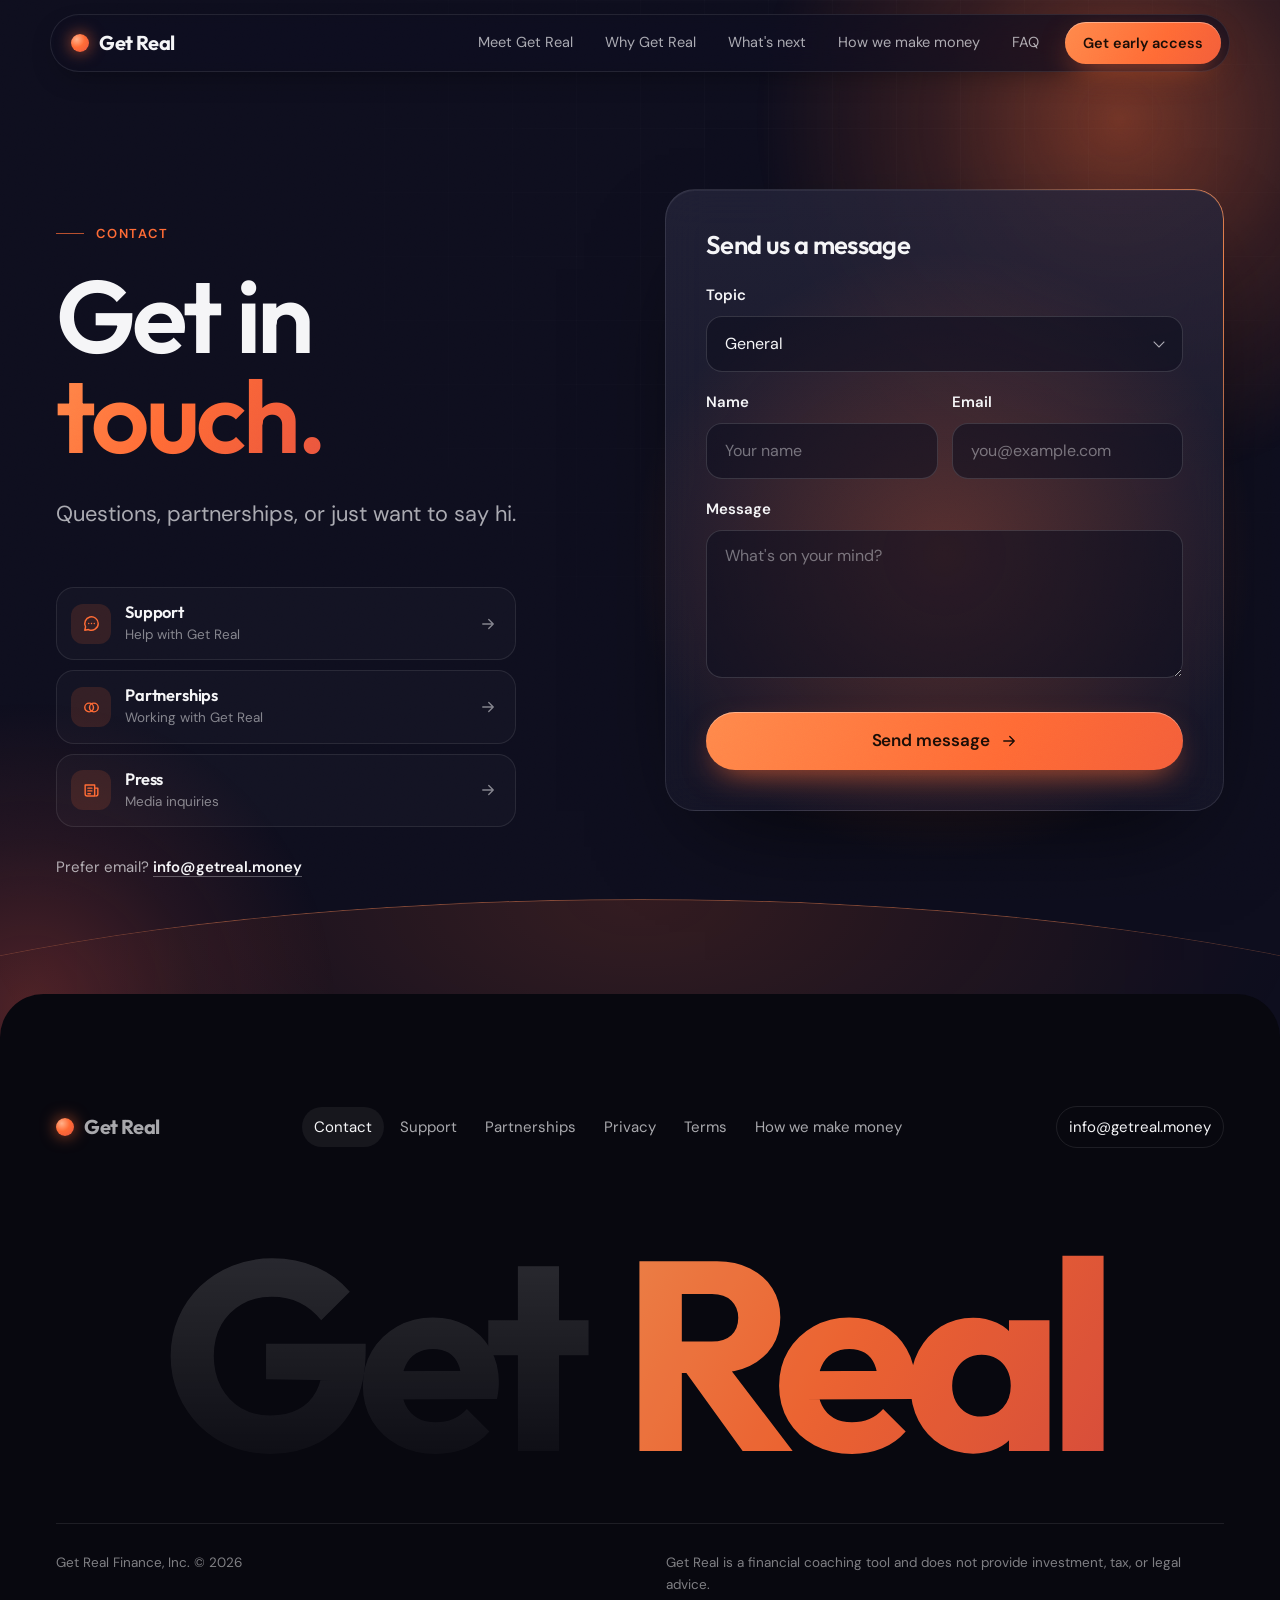
<file: contact.html>
<!doctype html>
<html lang="en">
<head>
<meta charset="utf-8">
<meta name="viewport" content="width=device-width, initial-scale=1, viewport-fit=cover">
<title>Contact | Get Real</title>
<meta name="description" content="Get in touch with Get Real for support, partnerships, press, or general questions.">
<link rel="canonical" href="https://getreal.money/contact.html">
<meta name="theme-color" content="#0E0E1E">
<link rel="icon" href="/favicon.svg" type="image/svg+xml">
<link rel="apple-touch-icon" href="/apple-touch-icon.png">
<meta property="og:type" content="website">
<meta property="og:site_name" content="Get Real">
<meta property="og:url" content="https://getreal.money/contact.html">
<meta property="og:title" content="Contact | Get Real">
<meta property="og:description" content="Get in touch with Get Real for support, partnerships, press, or general questions.">
<meta property="og:image" content="https://getreal.money/og-image.png">
<meta property="og:image:width" content="1200">
<meta property="og:image:height" content="630">
<meta property="og:image:alt" content="Get Real. Know where you stand. Know what's next.">
<meta name="twitter:card" content="summary_large_image">
<meta name="twitter:title" content="Contact | Get Real">
<meta name="twitter:description" content="Get in touch with Get Real for support, partnerships, press, or general questions.">
<meta name="twitter:image" content="https://getreal.money/og-image.png">
<script>
  (function () {
    var d = document.documentElement;
    d.classList.add('js');
    if (window.matchMedia && window.matchMedia('(prefers-reduced-motion: reduce)').matches) d.classList.add('rm');
    // Failsafe: if the reveal script never runs, show everything.
    setTimeout(function () { if (!d.classList.contains('io-ok')) d.classList.add('revealed'); }, 2500);
  })();
</script>
<link rel="preconnect" href="https://fonts.googleapis.com">
<link rel="preconnect" href="https://fonts.gstatic.com" crossorigin>
<link href="https://fonts.googleapis.com/css2?family=DM+Sans:ital,opsz,wght@0,9..40,400..700;1,9..40,400..500&family=Outfit:wght@400;500;600;700;800&display=swap" rel="stylesheet">
<link rel="stylesheet" href="/assets/site.css">
<script src="/assets/site.js" defer></script>
</head>
<body>
<a class="skip" href="#main">Skip to content</a>

<header class="hdr" id="hdr">
  <div class="hdr-bar">
    <a class="brand" href="/" aria-label="Get Real, home"><span class="brand-orb" aria-hidden="true"></span>Get Real</a>
    <nav class="nav" aria-label="Primary">
      <a href="/#meet">Meet Get Real</a>
      <a href="/#chatbot">Why Get Real</a>
      <a href="/#next">What's next</a>
      <a class="nav-wide" href="/how-we-make-money.html">How we make money</a>
      <a href="/#faq">FAQ</a>
    </nav>
    <a class="btn btn-sm hdr-cta magnetic" href="/#waitlist"><span class="btn-label">Get early access</span></a>
    <button class="menu-btn" type="button" aria-expanded="false" aria-controls="mnav" aria-label="Open menu"><span></span></button>
  </div>
  <nav class="mnav" id="mnav" aria-label="Mobile">
    <a href="/">Home</a>
    <a href="/#meet">Meet Get Real</a>
    <a href="/#chatbot">Why Get Real</a>
    <a href="/#next">What's next</a>
    <a href="/how-we-make-money.html">How we make money</a>
    <a href="/#faq">FAQ</a>
    <a href="/contact.html" aria-current="page">Contact</a>
    <a href="/#waitlist">Get early access</a>
  </nav>
</header>

<main id="main">
<section class="phero c-hero s-dark" aria-labelledby="c-title">
  <div class="phero-bg" aria-hidden="true">
    <div class="orb orb-a"></div>
    <div class="orb orb-b"></div>
    <div class="orb orb-cursor"></div>
    <div class="grid-bg"></div>
    <div class="horizon"></div>
  </div>
  <div class="wrap c-grid">
    <div class="c-copy">
      <p class="eyebrow rise" style="--d:0">Contact</p>
      <h1 class="ph-title" id="c-title"><span class="ln"><span>Get in <em>touch.</em></span></span></h1>
      <p class="ph-lede rise" style="--d:150">Questions, partnerships, or just want to say hi.</p>
      <ul class="c-topics" aria-label="Choose a topic">
        <li class="rise" style="--d:300"><a href="/contact.html?topic=support" data-topic="Support"><span class="t-ic"><svg viewBox="0 0 24 24" fill="none" stroke="currentColor" stroke-width="1.8" stroke-linecap="round" stroke-linejoin="round" aria-hidden="true"><path d="M20.5 12a8.5 8.5 0 0 1-12.3 7.6L3.5 20.5l1-4.4A8.5 8.5 0 1 1 20.5 12z"/><path d="M8.5 12h.01M12 12h.01M15.5 12h.01"/></svg></span><span><b>Support</b><small>Help with Get Real</small></span><svg class="t-go" viewBox="0 0 24 24" fill="none" stroke="currentColor" stroke-width="1.8" stroke-linecap="round" stroke-linejoin="round" aria-hidden="true"><path d="M5 12h14M13 6l6 6-6 6"/></svg></a></li>
        <li class="rise" style="--d:380"><a href="/contact.html?topic=partnerships" data-topic="Partnerships"><span class="t-ic"><svg viewBox="0 0 24 24" fill="none" stroke="currentColor" stroke-width="1.8" stroke-linecap="round" stroke-linejoin="round" aria-hidden="true"><circle cx="9" cy="12" r="5.5"/><circle cx="15" cy="12" r="5.5"/></svg></span><span><b>Partnerships</b><small>Working with Get Real</small></span><svg class="t-go" viewBox="0 0 24 24" fill="none" stroke="currentColor" stroke-width="1.8" stroke-linecap="round" stroke-linejoin="round" aria-hidden="true"><path d="M5 12h14M13 6l6 6-6 6"/></svg></a></li>
        <li class="rise" style="--d:460"><a href="/contact.html?topic=press" data-topic="Press"><span class="t-ic"><svg viewBox="0 0 24 24" fill="none" stroke="currentColor" stroke-width="1.8" stroke-linecap="round" stroke-linejoin="round" aria-hidden="true"><path d="M4 5h12v14H6.5A2.5 2.5 0 0 1 4 16.5V5z"/><path d="M16 9h4v7.5a2.5 2.5 0 0 1-2.5 2.5"/><path d="M7.5 9h5M7.5 12.5h5M7.5 16h3"/></svg></span><span><b>Press</b><small>Media inquiries</small></span><svg class="t-go" viewBox="0 0 24 24" fill="none" stroke="currentColor" stroke-width="1.8" stroke-linecap="round" stroke-linejoin="round" aria-hidden="true"><path d="M5 12h14M13 6l6 6-6 6"/></svg></a></li>
      </ul>
      <p class="c-direct rise" style="--d:540">Prefer email? <a href="mailto:info@getreal.money">info@getreal.money</a></p>
    </div>

    <div class="card rise" id="cCard" style="--d:250">
      <div class="card-glow" aria-hidden="true"></div>
      <div class="card-ring" aria-hidden="true"></div>
      <form id="cForm" action="https://formsubmit.co/info@getreal.money" method="POST" data-ajax="https://formsubmit.co/ajax/info@getreal.money" aria-labelledby="c-form-title">
        <h2 class="card-h" id="c-form-title">Send us a message</h2>
        <input type="hidden" name="_subject" value="New contact - Get Real">
        <input type="hidden" name="_captcha" value="false">
        <input type="hidden" name="_template" value="table">
        <input type="hidden" name="_next" value="https://getreal.money/contact.html?sent=1">
        <div class="hp" aria-hidden="true"><label for="c-hp">Leave this empty</label><input type="text" id="c-hp" name="_honey" tabindex="-1" autocomplete="off"></div>

        <div class="field">
          <label for="c-topic">Topic</label>
          <div class="sel">
            <select class="in" id="c-topic" name="topic">
              <option value="General">General</option>
              <option value="Support">Support</option>
              <option value="Partnerships">Partnerships</option>
              <option value="Press">Press</option>
            </select>
          </div>
        </div>
        <div class="field-row">
          <div class="field">
            <label for="c-name">Name</label>
            <input class="in" type="text" id="c-name" name="name" required autocomplete="name" placeholder="Your name">
          </div>
          <div class="field">
            <label for="c-email">Email</label>
            <input class="in" type="email" id="c-email" name="email" required autocomplete="email" placeholder="you@example.com">
          </div>
        </div>
        <div class="field">
          <label for="c-message">Message</label>
          <textarea class="in" id="c-message" name="message" rows="5" required placeholder="What's on your mind?"></textarea>
        </div>

        <button class="btn magnetic" type="submit" id="cBtn"><span class="btn-label">Send message <span class="spin" aria-hidden="true"></span><svg class="btn-arrow" viewBox="0 0 24 24" fill="none" stroke="currentColor" stroke-width="1.8" stroke-linecap="round" stroke-linejoin="round" aria-hidden="true"><path d="M5 12h14M13 6l6 6-6 6"/></svg></span></button>
        <p class="form-err" id="cErr" role="alert">Something went wrong and your message didn't go through. Please try again, or email <a href="mailto:info@getreal.money">info@getreal.money</a>.</p>
      </form>

      <div class="success" id="cSuccess" tabindex="-1" aria-live="polite">
        <svg viewBox="0 0 88 88" aria-hidden="true"><circle class="s-ring" cx="44" cy="44" r="40"/><path class="s-chk" d="M29 45l10 10 20-22"/></svg>
        <h2>Message sent.</h2>
        <p>Thanks for reaching out. We'll get back to you soon.</p>
        <div class="acts">
          <button class="linkbtn" type="button" id="cAgain">Send another message</button>
          <a class="linkbtn" href="/">Back to home</a>
        </div>
      </div>
    </div>
  </div>
</section>
</main>

<footer class="site-ftr">
  <div class="wrap">
    <div class="ftr-top">
      <a class="brand" href="/" aria-label="Get Real, home"><span class="brand-orb" aria-hidden="true"></span>Get Real</a>
      <nav class="ftr-nav" aria-label="Footer">
        <a href="/contact.html" aria-current="page">Contact</a>
        <a href="/contact.html?topic=support">Support</a>
        <a href="/contact.html?topic=partnerships">Partnerships</a>
        <a href="/privacy.html">Privacy</a>
        <a href="/terms.html">Terms</a>
        <a href="/how-we-make-money.html">How we make money</a>
      </nav>
      <a class="ftr-mail" href="mailto:info@getreal.money">info@getreal.money</a>
    </div>
    <p class="ftr-word" aria-hidden="true"><span class="g">Get</span> <span class="r">Real</span></p>
    <div class="ftr-bot">
      <p>Get Real Finance, Inc. &copy; 2026</p>
      <p>Get Real is a financial coaching tool and does not provide investment, tax, or legal advice.</p>
    </div>
  </div>
</footer>

<script>
(function () {
  'use strict';
  var form = document.getElementById('cForm');
  if (!form) return;
  var card = document.getElementById('cCard'), err = document.getElementById('cErr'), btn = document.getElementById('cBtn');
  var ok = document.getElementById('cSuccess'), again = document.getElementById('cAgain');
  var sel = document.getElementById('c-topic'), subject = form.querySelector('input[name="_subject"]');
  var links = Array.prototype.slice.call(document.querySelectorAll('.c-topics a[data-topic]'));
  var topics = { general: 'General', support: 'Support', partnerships: 'Partnerships', press: 'Press' };
  var params = new URLSearchParams(window.location.search);

  function sync() {
    subject.value = 'New contact (' + sel.value + ') - Get Real';
    links.forEach(function (a) { a.classList.toggle('is-current', a.getAttribute('data-topic') === sel.value); });
  }
  function setUrlTopic(v) {
    if (!window.history || !history.replaceState) return;
    var p = new URLSearchParams(window.location.search);
    p.delete('sent');
    if (v === 'General') p.delete('topic'); else p.set('topic', v.toLowerCase());
    var q = p.toString();
    history.replaceState(null, '', window.location.pathname + (q ? '?' + q : '') + window.location.hash);
  }

  var t = (params.get('topic') || '').toLowerCase();
  if (topics[t]) sel.value = topics[t];
  sync();
  sel.addEventListener('change', function () { sync(); setUrlTopic(sel.value); });

  links.forEach(function (a) {
    a.addEventListener('click', function (e) {
      e.preventDefault();
      sel.value = a.getAttribute('data-topic');
      sync(); setUrlTopic(sel.value);
      if (card.classList.contains('done')) reset();
      var r = card.getBoundingClientRect();
      if (r.top < 0 || r.top > window.innerHeight * 0.6) card.scrollIntoView({ behavior: document.documentElement.classList.contains('rm') ? 'auto' : 'smooth', block: 'start' });
      document.getElementById('c-name').focus({ preventScroll: true });
    });
  });

  function showSuccess() { card.classList.add('done'); ok.focus({ preventScroll: true }); }
  function reset() {
    var keep = sel.value;
    card.classList.remove('done'); form.reset(); sel.value = keep; sync(); setUrlTopic(keep);
  }
  again.addEventListener('click', function () { reset(); document.getElementById('c-name').focus(); });

  form.addEventListener('submit', function (e) {
    sync();
    if (!window.fetch || !window.FormData) return; // plain POST fallback
    e.preventDefault();
    err.classList.remove('show');
    if (form.checkValidity && !form.checkValidity()) { form.reportValidity(); return; }
    var data = {};
    new FormData(form).forEach(function (v, k) { data[k] = v; });
    if (data._honey) { showSuccess(); return; }
    delete data._honey; delete data._next;
    btn.disabled = true; btn.classList.add('is-sending');
    fetch(form.getAttribute('data-ajax'), {
      method: 'POST',
      headers: { 'Content-Type': 'application/json', 'Accept': 'application/json' },
      body: JSON.stringify(data)
    }).then(function (r) { return r.text(); }).then(function (txt) {
      var j = {};
      try { j = JSON.parse(txt); } catch (x) { /* not JSON */ }
      // FormSubmit answers HTTP 200 even on failure; success is the string "true".
      if (String(j.success) !== 'true') throw new Error('not sent');
      var keep = sel.value; form.reset(); sel.value = keep; sync(); showSuccess();
    }).catch(function () {
      err.classList.add('show');
    }).then(function () { btn.disabled = false; btn.classList.remove('is-sending'); });
  });

  if (params.get('sent') === '1') showSuccess();
})();
</script>
</body>
</html>
</file>
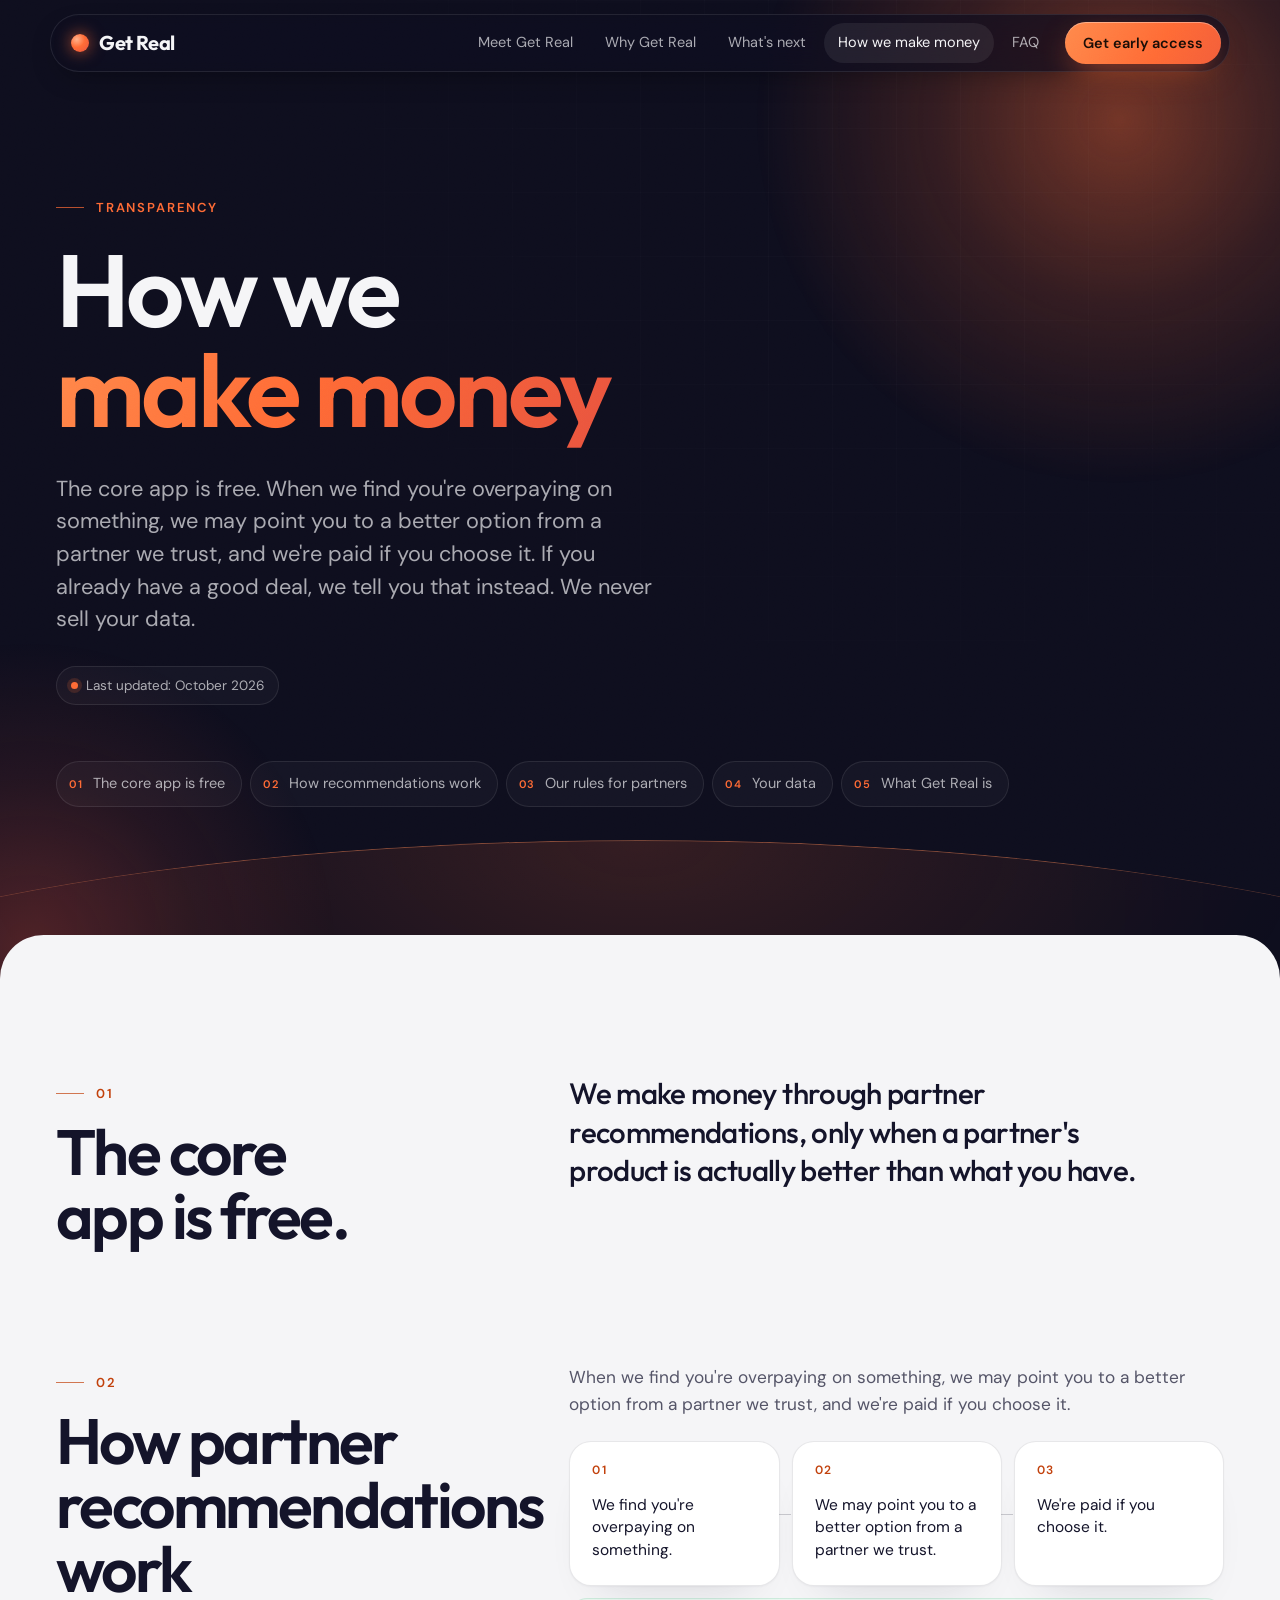
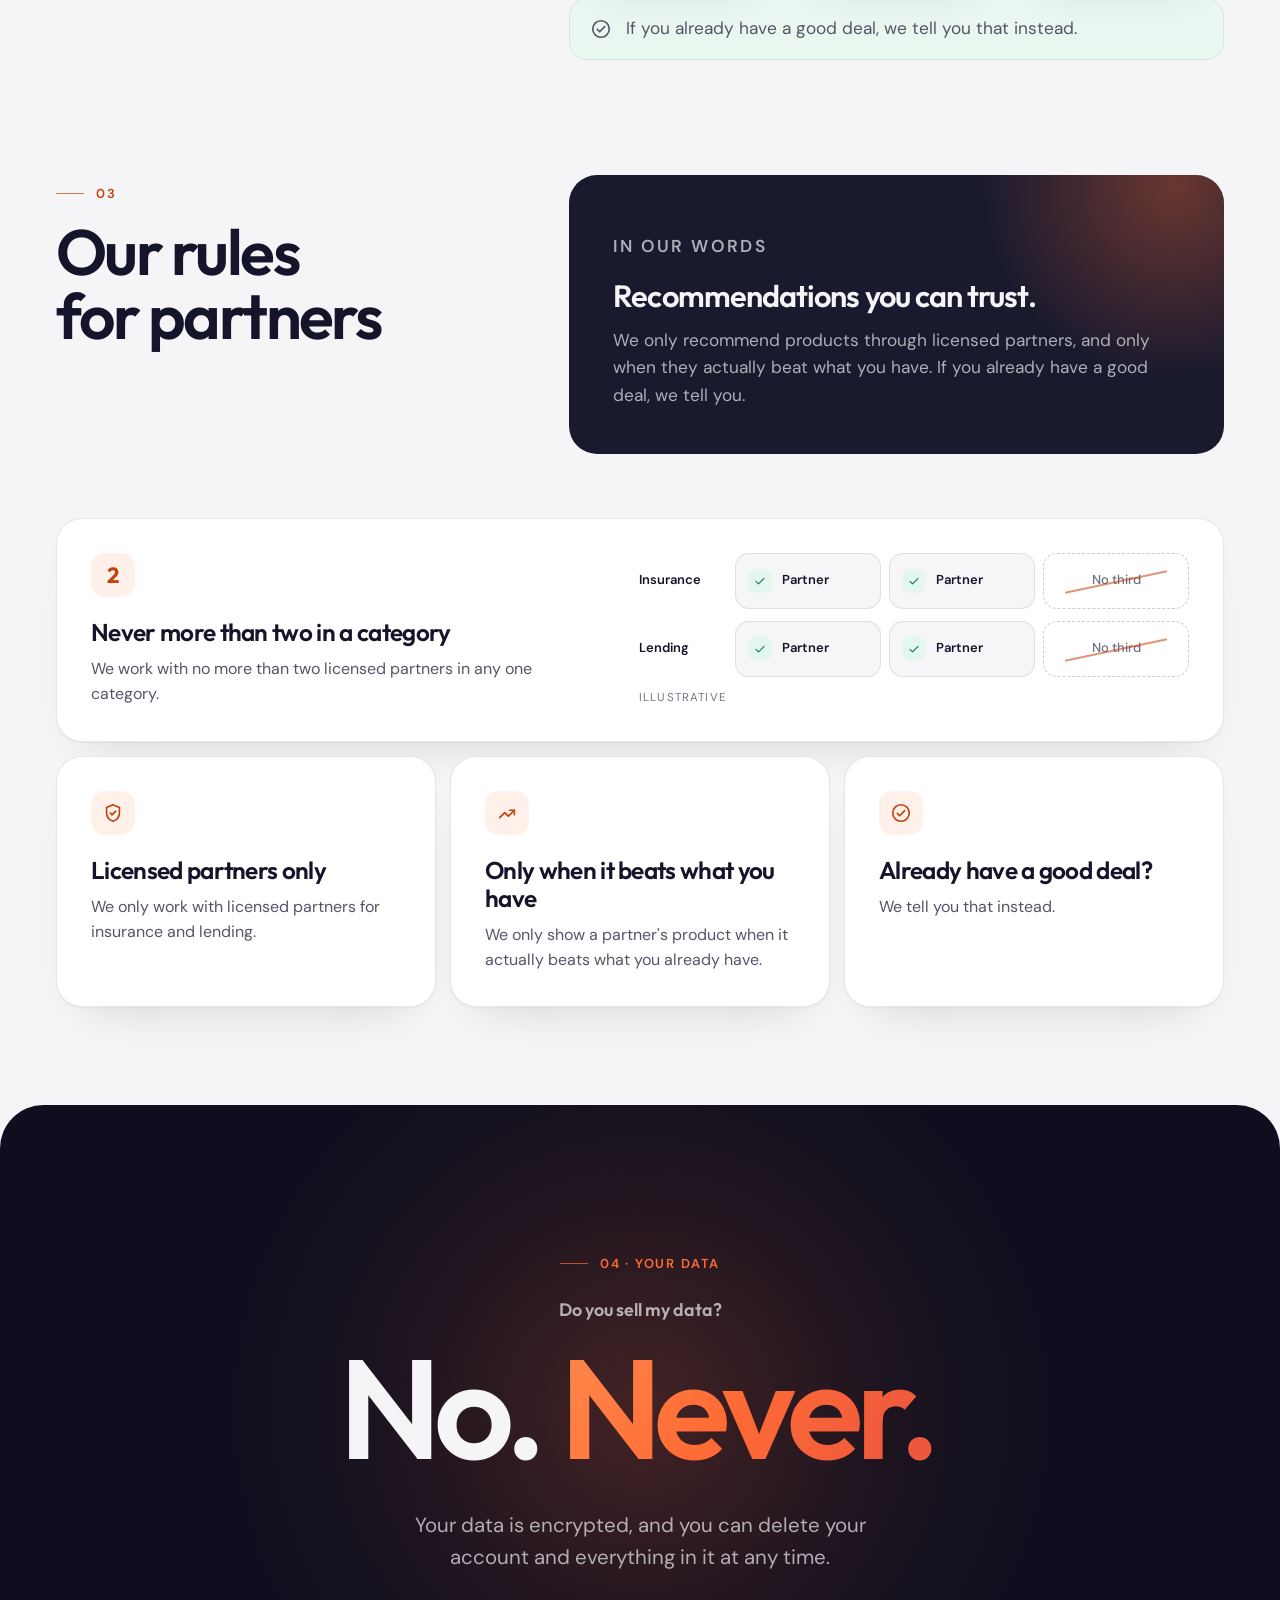
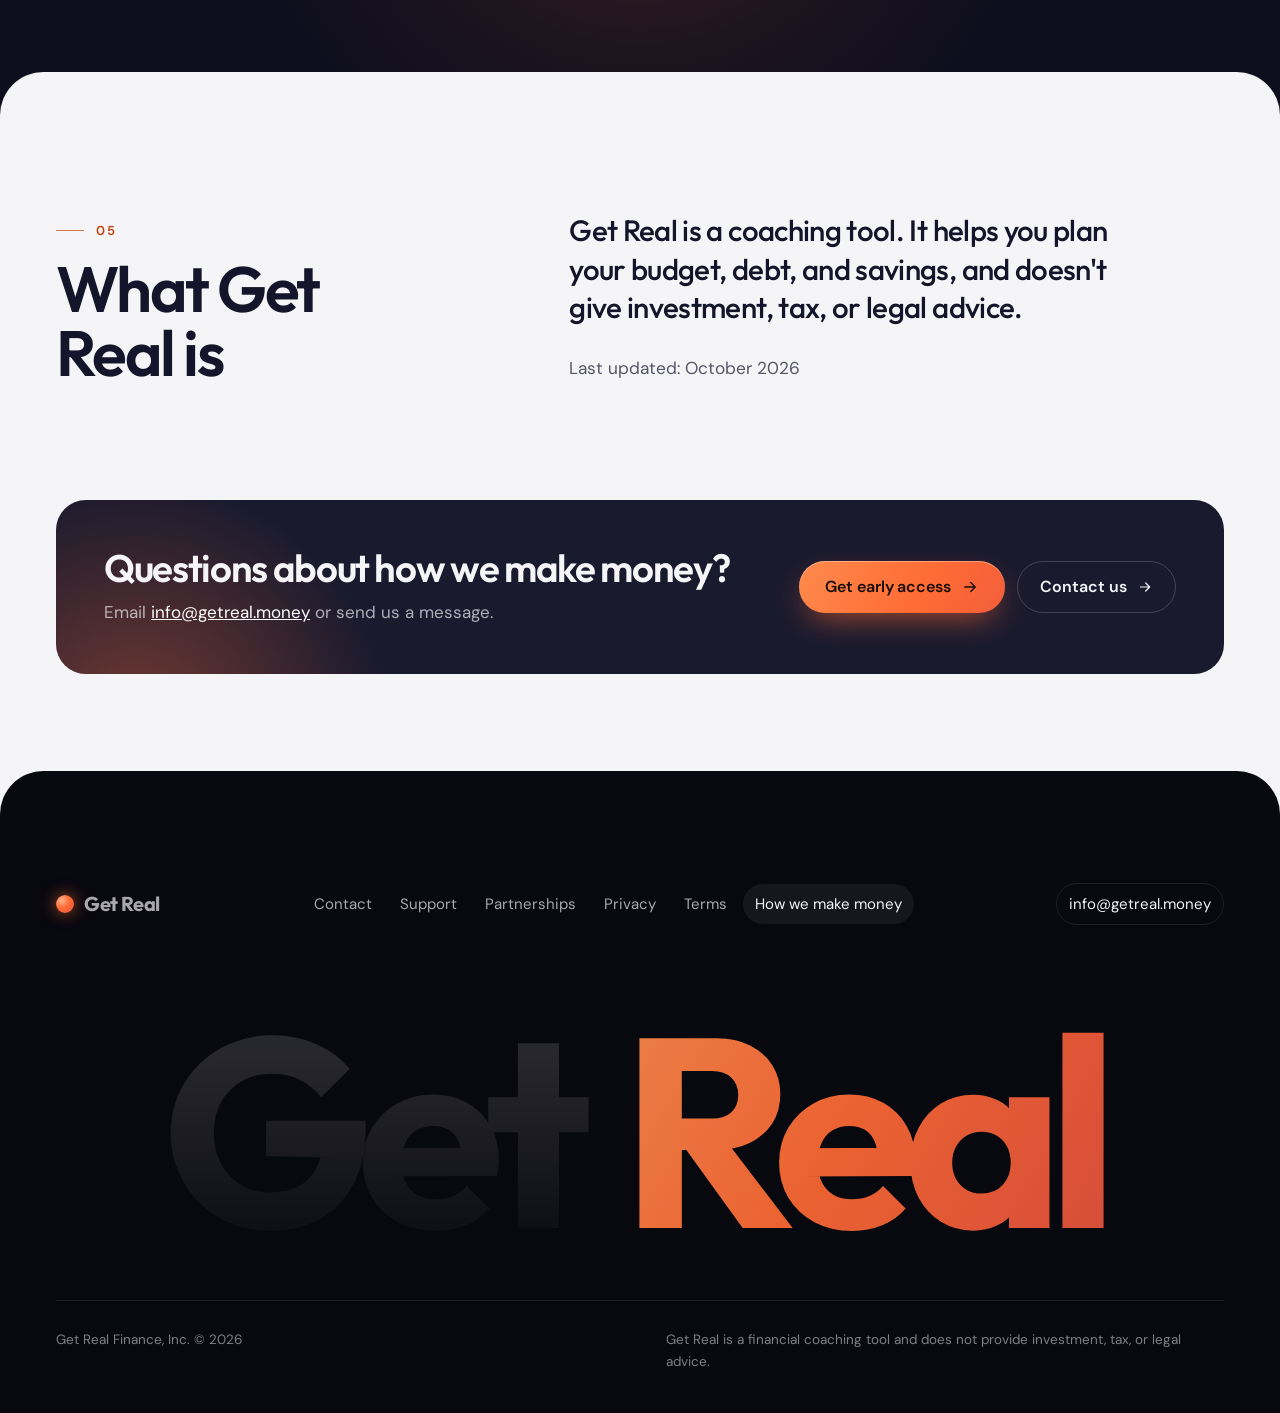
<file: how-we-make-money.html>
<!doctype html>
<html lang="en">
<head>
<meta charset="utf-8">
<meta name="viewport" content="width=device-width, initial-scale=1, viewport-fit=cover">
<title>How we make money | Get Real</title>
<meta name="description" content="The core app is free. Here&#x27;s how Get Real makes money through partner recommendations, the rules we hold partners to, and why we never sell your data.">
<link rel="canonical" href="https://getreal.money/how-we-make-money.html">
<meta name="theme-color" content="#0E0E1E">
<link rel="icon" href="/favicon.svg" type="image/svg+xml">
<link rel="apple-touch-icon" href="/apple-touch-icon.png">
<meta property="og:type" content="website">
<meta property="og:site_name" content="Get Real">
<meta property="og:url" content="https://getreal.money/how-we-make-money.html">
<meta property="og:title" content="How we make money | Get Real">
<meta property="og:description" content="The core app is free. Here&#x27;s how Get Real makes money through partner recommendations, the rules we hold partners to, and why we never sell your data.">
<meta property="og:image" content="https://getreal.money/og-image.png">
<meta property="og:image:width" content="1200">
<meta property="og:image:height" content="630">
<meta property="og:image:alt" content="Get Real. Know where you stand. Know what's next.">
<meta name="twitter:card" content="summary_large_image">
<meta name="twitter:title" content="How we make money | Get Real">
<meta name="twitter:description" content="The core app is free. Here&#x27;s how Get Real makes money through partner recommendations, the rules we hold partners to, and why we never sell your data.">
<meta name="twitter:image" content="https://getreal.money/og-image.png">
<script>
  (function () {
    var d = document.documentElement;
    d.classList.add('js');
    if (window.matchMedia && window.matchMedia('(prefers-reduced-motion: reduce)').matches) d.classList.add('rm');
    // Failsafe: if the reveal script never runs, show everything.
    setTimeout(function () { if (!d.classList.contains('io-ok')) d.classList.add('revealed'); }, 2500);
  })();
</script>
<link rel="preconnect" href="https://fonts.googleapis.com">
<link rel="preconnect" href="https://fonts.gstatic.com" crossorigin>
<link href="https://fonts.googleapis.com/css2?family=DM+Sans:ital,opsz,wght@0,9..40,400..700;1,9..40,400..500&family=Outfit:wght@400;500;600;700;800&display=swap" rel="stylesheet">
<link rel="stylesheet" href="/assets/site.css">
<script src="/assets/site.js" defer></script>
</head>
<body>
<a class="skip" href="#main">Skip to content</a>

<header class="hdr" id="hdr">
  <div class="hdr-bar">
    <a class="brand" href="/" aria-label="Get Real, home"><span class="brand-orb" aria-hidden="true"></span>Get Real</a>
    <nav class="nav" aria-label="Primary">
      <a href="/#meet">Meet Get Real</a>
      <a href="/#chatbot">Why Get Real</a>
      <a href="/#next">What's next</a>
      <a class="nav-wide" href="/how-we-make-money.html" aria-current="page">How we make money</a>
      <a href="/#faq">FAQ</a>
    </nav>
    <a class="btn btn-sm hdr-cta magnetic" href="/#waitlist"><span class="btn-label">Get early access</span></a>
    <button class="menu-btn" type="button" aria-expanded="false" aria-controls="mnav" aria-label="Open menu"><span></span></button>
  </div>
  <nav class="mnav" id="mnav" aria-label="Mobile">
    <a href="/">Home</a>
    <a href="/#meet">Meet Get Real</a>
    <a href="/#chatbot">Why Get Real</a>
    <a href="/#next">What's next</a>
    <a href="/how-we-make-money.html" aria-current="page">How we make money</a>
    <a href="/#faq">FAQ</a>
    <a href="/contact.html">Contact</a>
    <a href="/#waitlist">Get early access</a>
  </nav>
</header>

<main id="main">
<section class="phero s-dark" aria-labelledby="m-title">
  <div class="phero-bg" aria-hidden="true">
    <div class="orb orb-a"></div>
    <div class="orb orb-b"></div>
    <div class="orb orb-cursor"></div>
    <div class="grid-bg"></div>
    <div class="horizon"></div>
  </div>
  <div class="wrap">
    <p class="eyebrow rise" style="--d:0">Transparency</p>
    <h1 class="ph-title" id="m-title"><span class="ln" style="--i:0"><span>How we</span></span><span class="ln" style="--i:1"><span><em>make money</em></span></span></h1>
    <p class="ph-lede rise" style="--d:200">The core app is free. When we find you're overpaying on something, we may point you to a better option from a partner we trust, and we're paid if you choose it. If you already have a good deal, we tell you that instead. We never sell your data.</p>
    <div class="ph-meta rise" style="--d:320"><span class="pill"><i></i>Last updated: October 2026</span></div>
    <nav aria-label="On this page">
      <ul class="toc rise" style="--d:420">
        <li><a href="#free"><b>01</b>The core app is free</a></li>
        <li><a href="#recommendations"><b>02</b>How recommendations work</a></li>
        <li><a href="#rules"><b>03</b>Our rules for partners</a></li>
        <li><a href="#data"><b>04</b>Your data</a></li>
        <li><a href="#what"><b>05</b>What Get Real is</a></li>
      </ul>
    </nav>
  </div>
</section>

<section class="sec s-light sheet" aria-label="How Get Real makes money">
  <div class="wrap">
    <div class="blocks">
      <article class="blk anchor" id="free" aria-labelledby="free-title">
        <div class="blk-head" data-reveal>
          <p class="eyebrow">01</p>
          <h2 class="h2" id="free-title">The core app is free.</h2>
        </div>
        <div class="blk-body" data-reveal style="--d:120">
          <p class="big">We make money through partner recommendations, only when a partner's product is actually better than what you have.</p>
        </div>
      </article>

      <article class="blk anchor" id="recommendations" aria-labelledby="rec-title">
        <div class="blk-head" data-reveal>
          <p class="eyebrow">02</p>
          <h2 class="h2" id="rec-title">How partner recommendations work</h2>
        </div>
        <div class="blk-body">
          <p data-reveal style="--d:120">When we find you're overpaying on something, we may point you to a better option from a partner we trust, and we're paid if you choose it.</p>
          <div data-reveal style="--d:200">
            <ol class="flow">
              <li>We find you're overpaying on something.</li>
              <li>We may point you to a better option from a partner we trust.</li>
              <li>We're paid if you choose it.</li>
            </ol>
            <p class="flow-alt"><svg viewBox="0 0 24 24" fill="none" stroke="currentColor" stroke-width="1.8" stroke-linecap="round" stroke-linejoin="round" aria-hidden="true"><circle cx="12" cy="12" r="9"/><path d="M8 12.5l2.5 2.5L16 9.5"/></svg><span>If you already have a good deal, we tell you that instead.</span></p>
          </div>
        </div>
      </article>

      <div class="anchor" id="rules">
        <article class="blk" aria-labelledby="rules-title">
          <div class="blk-head" data-reveal>
            <p class="eyebrow">03</p>
            <h2 class="h2" id="rules-title">Our rules for partners</h2>
          </div>
          <div class="blk-body" data-reveal style="--d:120">
            <div class="quote">
              <p class="quote-k">In our words</p>
              <h3>Recommendations you can trust.</h3>
              <p>We only recommend products through licensed partners, and only when they actually beat what you have. If you already have a good deal, we tell you.</p>
            </div>
          </div>
        </article>

        <div class="rules">
          <div class="rule wide" data-reveal data-spot>
            <div>
              <div class="rule-ic rule-num" aria-hidden="true">2</div>
              <h3>Never more than two in a category</h3>
              <p>We work with no more than two licensed partners in any one category.</p>
            </div>
            <figure style="margin:0">
              <div class="slots" aria-hidden="true">
                <div class="slot-row"><span class="slot-cat">Insurance</span><span class="slot" style="--d:0"><i><svg viewBox="0 0 24 24" fill="none" stroke="currentColor" stroke-width="1.8" stroke-linecap="round" stroke-linejoin="round" aria-hidden="true"><path d="M5 12.5l4.5 4.5L19 7.5"/></svg></i><span>Partner</span></span><span class="slot" style="--d:120"><i><svg viewBox="0 0 24 24" fill="none" stroke="currentColor" stroke-width="1.8" stroke-linecap="round" stroke-linejoin="round" aria-hidden="true"><path d="M5 12.5l4.5 4.5L19 7.5"/></svg></i><span>Partner</span></span><span class="slot x">No third</span></div>
                <div class="slot-row"><span class="slot-cat">Lending</span><span class="slot" style="--d:240"><i><svg viewBox="0 0 24 24" fill="none" stroke="currentColor" stroke-width="1.8" stroke-linecap="round" stroke-linejoin="round" aria-hidden="true"><path d="M5 12.5l4.5 4.5L19 7.5"/></svg></i><span>Partner</span></span><span class="slot" style="--d:360"><i><svg viewBox="0 0 24 24" fill="none" stroke="currentColor" stroke-width="1.8" stroke-linecap="round" stroke-linejoin="round" aria-hidden="true"><path d="M5 12.5l4.5 4.5L19 7.5"/></svg></i><span>Partner</span></span><span class="slot x">No third</span></div>
              </div>
              <figcaption class="illus">Illustrative</figcaption>
            </figure>
          </div>
          <div class="rule" data-reveal data-spot style="--d:0">
            <div class="rule-ic"><svg viewBox="0 0 24 24" fill="none" stroke="currentColor" stroke-width="1.8" stroke-linecap="round" stroke-linejoin="round" aria-hidden="true"><path d="M12 3l7 3v6c0 4.5-3 7.6-7 9-4-1.4-7-4.5-7-9V6l7-3z"/><path d="M9 12l2 2 4-4"/></svg></div>
            <h3>Licensed partners only</h3>
            <p>We only work with licensed partners for insurance and lending.</p>
          </div>
          <div class="rule" data-reveal data-spot style="--d:100">
            <div class="rule-ic"><svg viewBox="0 0 24 24" fill="none" stroke="currentColor" stroke-width="1.8" stroke-linecap="round" stroke-linejoin="round" aria-hidden="true"><path d="M4 17l5.5-5.5 4 4L20 9"/><path d="M15 9h5v5"/></svg></div>
            <h3>Only when it beats what you have</h3>
            <p>We only show a partner's product when it actually beats what you already have.</p>
          </div>
          <div class="rule" data-reveal data-spot style="--d:200">
            <div class="rule-ic"><svg viewBox="0 0 24 24" fill="none" stroke="currentColor" stroke-width="1.8" stroke-linecap="round" stroke-linejoin="round" aria-hidden="true"><circle cx="12" cy="12" r="9"/><path d="M8 12.5l2.5 2.5L16 9.5"/></svg></div>
            <h3>Already have a good deal?</h3>
            <p>We tell you that instead.</p>
          </div>
        </div>
      </div>
    </div>
  </div>
</section>

<section class="sec s-dark sheet statement" id="data" aria-labelledby="data-title">
  <div class="glow" aria-hidden="true"></div>
  <div class="wrap">
    <p class="eyebrow" data-reveal>04 &middot; Your data</p>
    <h2 id="data-title"><span class="q" data-reveal style="display:block">Do you sell my data?</span><span class="a" data-reveal style="display:block;--d:120">No. <em>Never.</em></span></h2>
    <p class="sub" data-reveal style="--d:240">Your data is encrypted, and you can delete your account and everything in it at any time.</p>
  </div>
</section>

<section class="sec s-light sheet" id="what" aria-labelledby="what-title">
  <div class="wrap">
    <article class="blk">
      <div class="blk-head" data-reveal>
        <p class="eyebrow">05</p>
        <h2 class="h2" id="what-title">What Get Real is</h2>
      </div>
      <div class="blk-body" data-reveal style="--d:120">
        <p class="big">Get Real is a coaching tool. It helps you plan your budget, debt, and savings, and doesn't give investment, tax, or legal advice.</p>
        <p class="updated">Last updated: October 2026</p>
      </div>
    </article>

    <div class="cta-band" data-reveal style="margin-top:clamp(72px,9vw,120px)">
      <div>
        <h2>Questions about how we make money?</h2>
        <p>Email <a href="mailto:info@getreal.money" style="color:#fff">info@getreal.money</a> or send us a message.</p>
      </div>
      <div class="acts">
        <a class="btn magnetic" href="/#waitlist"><span class="btn-label">Get early access <svg viewBox="0 0 24 24" fill="none" stroke="currentColor" stroke-width="1.8" stroke-linecap="round" stroke-linejoin="round" aria-hidden="true"><path d="M5 12h14M13 6l6 6-6 6"/></svg></span></a>
        <a class="btn-ghost" href="/contact.html">Contact us <svg viewBox="0 0 24 24" fill="none" stroke="currentColor" stroke-width="1.8" stroke-linecap="round" stroke-linejoin="round" aria-hidden="true"><path d="M5 12h14M13 6l6 6-6 6"/></svg></a>
      </div>
    </div>
  </div>
</section>
</main>

<footer class="site-ftr">
  <div class="wrap">
    <div class="ftr-top">
      <a class="brand" href="/" aria-label="Get Real, home"><span class="brand-orb" aria-hidden="true"></span>Get Real</a>
      <nav class="ftr-nav" aria-label="Footer">
        <a href="/contact.html">Contact</a>
        <a href="/contact.html?topic=support">Support</a>
        <a href="/contact.html?topic=partnerships">Partnerships</a>
        <a href="/privacy.html">Privacy</a>
        <a href="/terms.html">Terms</a>
        <a href="/how-we-make-money.html" aria-current="page">How we make money</a>
      </nav>
      <a class="ftr-mail" href="mailto:info@getreal.money">info@getreal.money</a>
    </div>
    <p class="ftr-word" aria-hidden="true"><span class="g">Get</span> <span class="r">Real</span></p>
    <div class="ftr-bot">
      <p>Get Real Finance, Inc. &copy; 2026</p>
      <p>Get Real is a financial coaching tool and does not provide investment, tax, or legal advice.</p>
    </div>
  </div>
</footer>
</body>
</html>
</file>
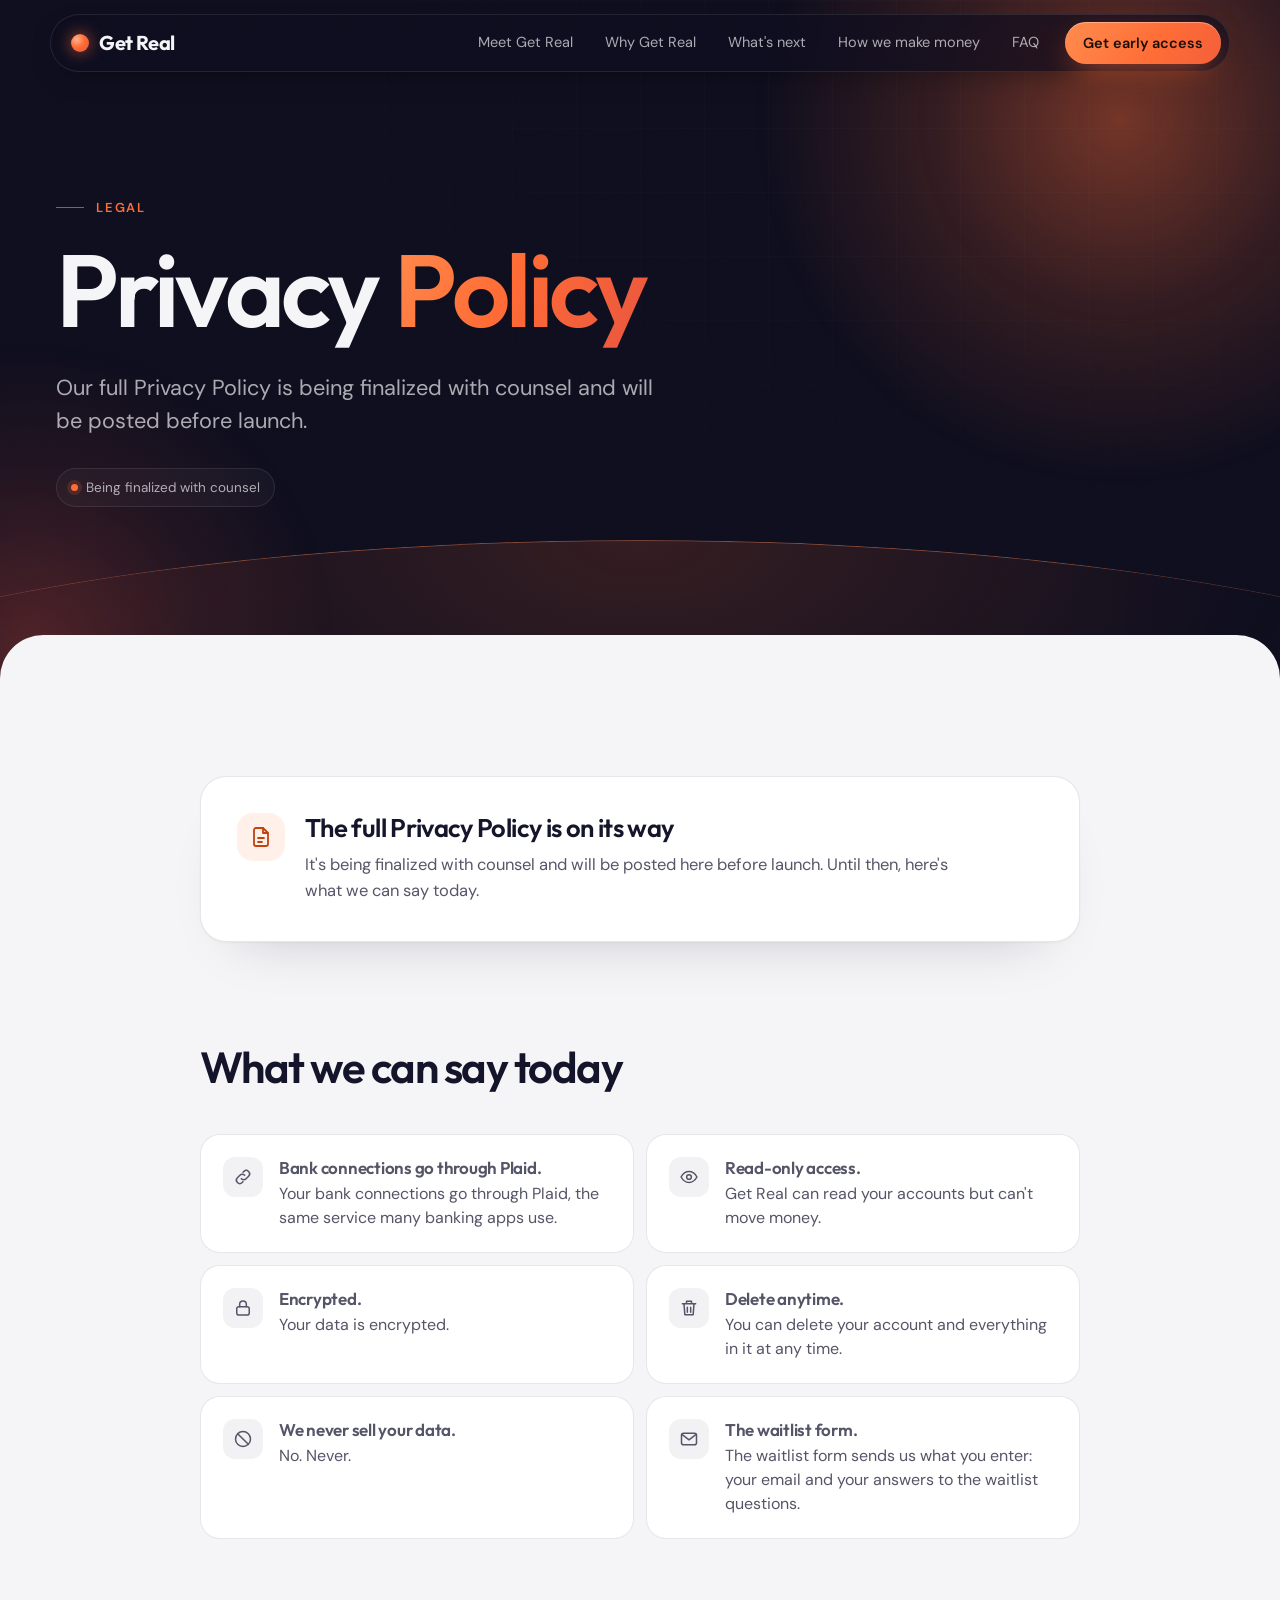
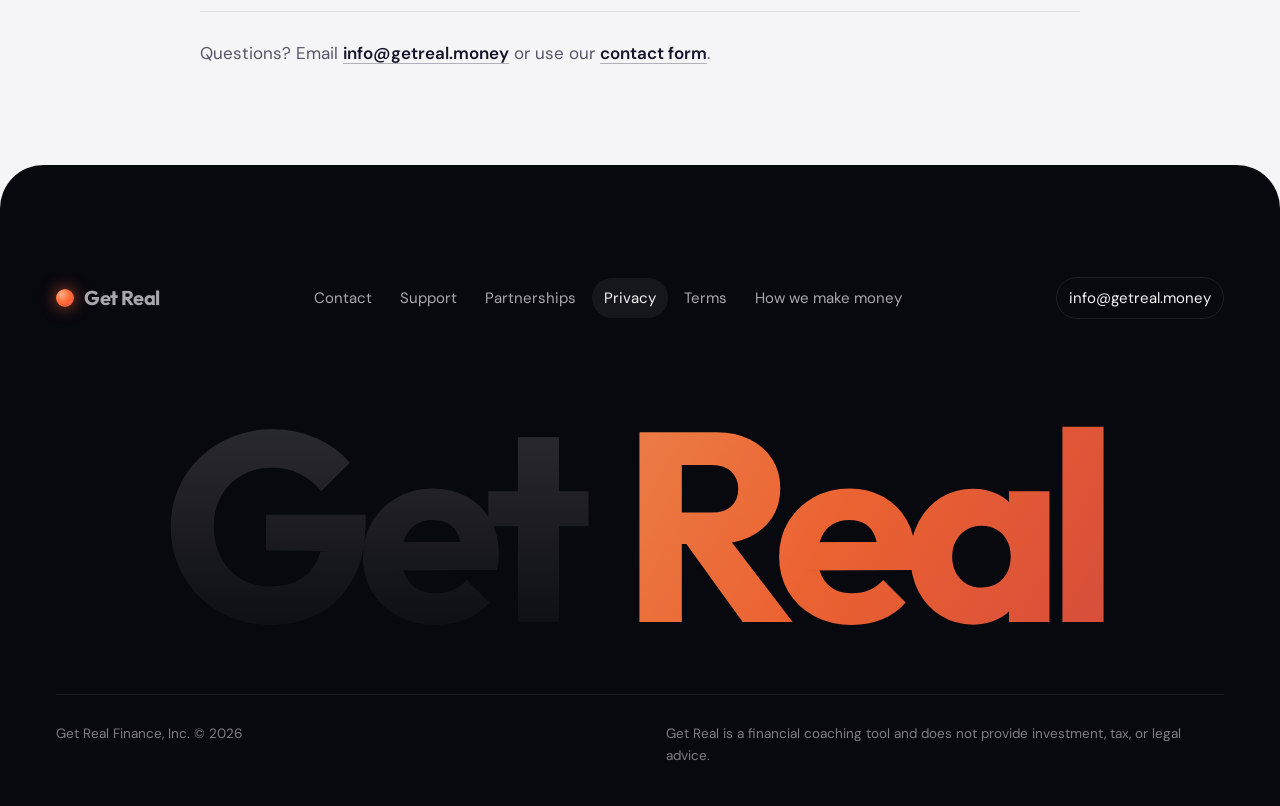
<file: privacy.html>
<!doctype html>
<html lang="en">
<head>
<meta charset="utf-8">
<meta name="viewport" content="width=device-width, initial-scale=1, viewport-fit=cover">
<title>Privacy Policy | Get Real</title>
<meta name="description" content="The Get Real Privacy Policy is being finalized with counsel and will be posted before launch.">
<link rel="canonical" href="https://getreal.money/privacy.html">
<meta name="robots" content="noindex">
<meta name="theme-color" content="#0E0E1E">
<link rel="icon" href="/favicon.svg" type="image/svg+xml">
<link rel="apple-touch-icon" href="/apple-touch-icon.png">
<meta property="og:type" content="website">
<meta property="og:site_name" content="Get Real">
<meta property="og:url" content="https://getreal.money/privacy.html">
<meta property="og:title" content="Privacy Policy | Get Real">
<meta property="og:description" content="The Get Real Privacy Policy is being finalized with counsel and will be posted before launch.">
<meta property="og:image" content="https://getreal.money/og-image.png">
<meta property="og:image:width" content="1200">
<meta property="og:image:height" content="630">
<meta property="og:image:alt" content="Get Real. Know where you stand. Know what's next.">
<meta name="twitter:card" content="summary_large_image">
<meta name="twitter:title" content="Privacy Policy | Get Real">
<meta name="twitter:description" content="The Get Real Privacy Policy is being finalized with counsel and will be posted before launch.">
<meta name="twitter:image" content="https://getreal.money/og-image.png">
<script>
  (function () {
    var d = document.documentElement;
    d.classList.add('js');
    if (window.matchMedia && window.matchMedia('(prefers-reduced-motion: reduce)').matches) d.classList.add('rm');
    // Failsafe: if the reveal script never runs, show everything.
    setTimeout(function () { if (!d.classList.contains('io-ok')) d.classList.add('revealed'); }, 2500);
  })();
</script>
<link rel="preconnect" href="https://fonts.googleapis.com">
<link rel="preconnect" href="https://fonts.gstatic.com" crossorigin>
<link href="https://fonts.googleapis.com/css2?family=DM+Sans:ital,opsz,wght@0,9..40,400..700;1,9..40,400..500&family=Outfit:wght@400;500;600;700;800&display=swap" rel="stylesheet">
<link rel="stylesheet" href="/assets/site.css">
<script src="/assets/site.js" defer></script>
</head>
<body>
<a class="skip" href="#main">Skip to content</a>

<header class="hdr" id="hdr">
  <div class="hdr-bar">
    <a class="brand" href="/" aria-label="Get Real, home"><span class="brand-orb" aria-hidden="true"></span>Get Real</a>
    <nav class="nav" aria-label="Primary">
      <a href="/#meet">Meet Get Real</a>
      <a href="/#chatbot">Why Get Real</a>
      <a href="/#next">What's next</a>
      <a class="nav-wide" href="/how-we-make-money.html">How we make money</a>
      <a href="/#faq">FAQ</a>
    </nav>
    <a class="btn btn-sm hdr-cta magnetic" href="/#waitlist"><span class="btn-label">Get early access</span></a>
    <button class="menu-btn" type="button" aria-expanded="false" aria-controls="mnav" aria-label="Open menu"><span></span></button>
  </div>
  <nav class="mnav" id="mnav" aria-label="Mobile">
    <a href="/">Home</a>
    <a href="/#meet">Meet Get Real</a>
    <a href="/#chatbot">Why Get Real</a>
    <a href="/#next">What's next</a>
    <a href="/how-we-make-money.html">How we make money</a>
    <a href="/#faq">FAQ</a>
    <a href="/contact.html">Contact</a>
    <a href="/#waitlist">Get early access</a>
  </nav>
</header>

<main id="main">
<section class="phero s-dark" aria-labelledby="p-title">
  <div class="phero-bg" aria-hidden="true">
    <div class="orb orb-a"></div>
    <div class="orb orb-b"></div>
    <div class="orb orb-cursor"></div>
    <div class="grid-bg"></div>
    <div class="horizon"></div>
  </div>
  <div class="wrap">
    <p class="eyebrow rise" style="--d:0">Legal</p>
    <h1 class="ph-title" id="p-title"><span class="ln"><span>Privacy <em>Policy</em></span></span></h1>
    <p class="ph-lede rise" style="--d:180">Our full Privacy Policy is being finalized with counsel and will be posted before launch.</p>
    <div class="ph-meta rise" style="--d:300"><span class="pill"><i></i>Being finalized with counsel</span></div>
  </div>
</section>

<section class="sec s-light sheet" aria-labelledby="n-title">
  <div class="wrap wrap-narrow">
    <div class="notice" data-reveal>
      <div class="notice-ic"><svg viewBox="0 0 24 24" fill="none" stroke="currentColor" stroke-width="1.8" stroke-linecap="round" stroke-linejoin="round" aria-hidden="true"><path d="M14 3H7a2 2 0 0 0-2 2v14a2 2 0 0 0 2 2h10a2 2 0 0 0 2-2V8l-5-5z"/><path d="M14 3v5h5M9 13h6M9 17h4"/></svg></div>
      <div>
        <h2 id="n-title">The full Privacy Policy is on its way</h2>
        <p>It's being finalized with counsel and will be posted here before launch. Until then, here's what we can say today.</p>
      </div>
    </div>

    <h2 class="facts-h" data-reveal>What we can say today</h2>
    <ul class="facts">
      <li data-reveal style="--d:0"><span class="fact-ic"><svg viewBox="0 0 24 24" fill="none" stroke="currentColor" stroke-width="1.8" stroke-linecap="round" stroke-linejoin="round" aria-hidden="true"><path d="M10 14a4 4 0 0 0 5.7 0l3-3a4 4 0 0 0-5.7-5.7l-1 1"/><path d="M14 10a4 4 0 0 0-5.7 0l-3 3a4 4 0 0 0 5.7 5.7l1-1"/></svg></span><span><b>Bank connections go through Plaid.</b><span>Your bank connections go through Plaid, the same service many banking apps use.</span></span></li>
      <li data-reveal style="--d:80"><span class="fact-ic"><svg viewBox="0 0 24 24" fill="none" stroke="currentColor" stroke-width="1.8" stroke-linecap="round" stroke-linejoin="round" aria-hidden="true"><path d="M2.5 12S6 5.5 12 5.5 21.5 12 21.5 12 18 18.5 12 18.5 2.5 12 2.5 12z"/><circle cx="12" cy="12" r="2.8"/></svg></span><span><b>Read-only access.</b><span>Get Real can read your accounts but can't move money.</span></span></li>
      <li data-reveal style="--d:0"><span class="fact-ic"><svg viewBox="0 0 24 24" fill="none" stroke="currentColor" stroke-width="1.8" stroke-linecap="round" stroke-linejoin="round" aria-hidden="true"><rect x="4.5" y="10.5" width="15" height="10" rx="2.5"/><path d="M8 10.5V7.5a4 4 0 0 1 8 0v3"/></svg></span><span><b>Encrypted.</b><span>Your data is encrypted.</span></span></li>
      <li data-reveal style="--d:80"><span class="fact-ic"><svg viewBox="0 0 24 24" fill="none" stroke="currentColor" stroke-width="1.8" stroke-linecap="round" stroke-linejoin="round" aria-hidden="true"><path d="M4 7h16M10 11v6M14 11v6M6 7l1 13h10l1-13M9 7V4h6v3"/></svg></span><span><b>Delete anytime.</b><span>You can delete your account and everything in it at any time.</span></span></li>
      <li data-reveal style="--d:0"><span class="fact-ic"><svg viewBox="0 0 24 24" fill="none" stroke="currentColor" stroke-width="1.8" stroke-linecap="round" stroke-linejoin="round" aria-hidden="true"><circle cx="12" cy="12" r="9"/><path d="M5.6 5.6l12.8 12.8"/></svg></span><span><b>We never sell your data.</b><span>No. Never.</span></span></li>
      <li data-reveal style="--d:80"><span class="fact-ic"><svg viewBox="0 0 24 24" fill="none" stroke="currentColor" stroke-width="1.8" stroke-linecap="round" stroke-linejoin="round" aria-hidden="true"><rect x="3" y="5" width="18" height="14" rx="2.5"/><path d="M3.5 6.5L12 13l8.5-6.5"/></svg></span><span><b>The waitlist form.</b><span>The waitlist form sends us what you enter: your email and your answers to the waitlist questions.</span></span></li>
    </ul>

    <p class="contact-line" data-reveal>Questions? Email <a href="mailto:info@getreal.money">info@getreal.money</a> or use our <a href="/contact.html">contact form</a>.</p>
  </div>
</section>
</main>

<footer class="site-ftr">
  <div class="wrap">
    <div class="ftr-top">
      <a class="brand" href="/" aria-label="Get Real, home"><span class="brand-orb" aria-hidden="true"></span>Get Real</a>
      <nav class="ftr-nav" aria-label="Footer">
        <a href="/contact.html">Contact</a>
        <a href="/contact.html?topic=support">Support</a>
        <a href="/contact.html?topic=partnerships">Partnerships</a>
        <a href="/privacy.html" aria-current="page">Privacy</a>
        <a href="/terms.html">Terms</a>
        <a href="/how-we-make-money.html">How we make money</a>
      </nav>
      <a class="ftr-mail" href="mailto:info@getreal.money">info@getreal.money</a>
    </div>
    <p class="ftr-word" aria-hidden="true"><span class="g">Get</span> <span class="r">Real</span></p>
    <div class="ftr-bot">
      <p>Get Real Finance, Inc. &copy; 2026</p>
      <p>Get Real is a financial coaching tool and does not provide investment, tax, or legal advice.</p>
    </div>
  </div>
</footer>
</body>
</html>
</file>
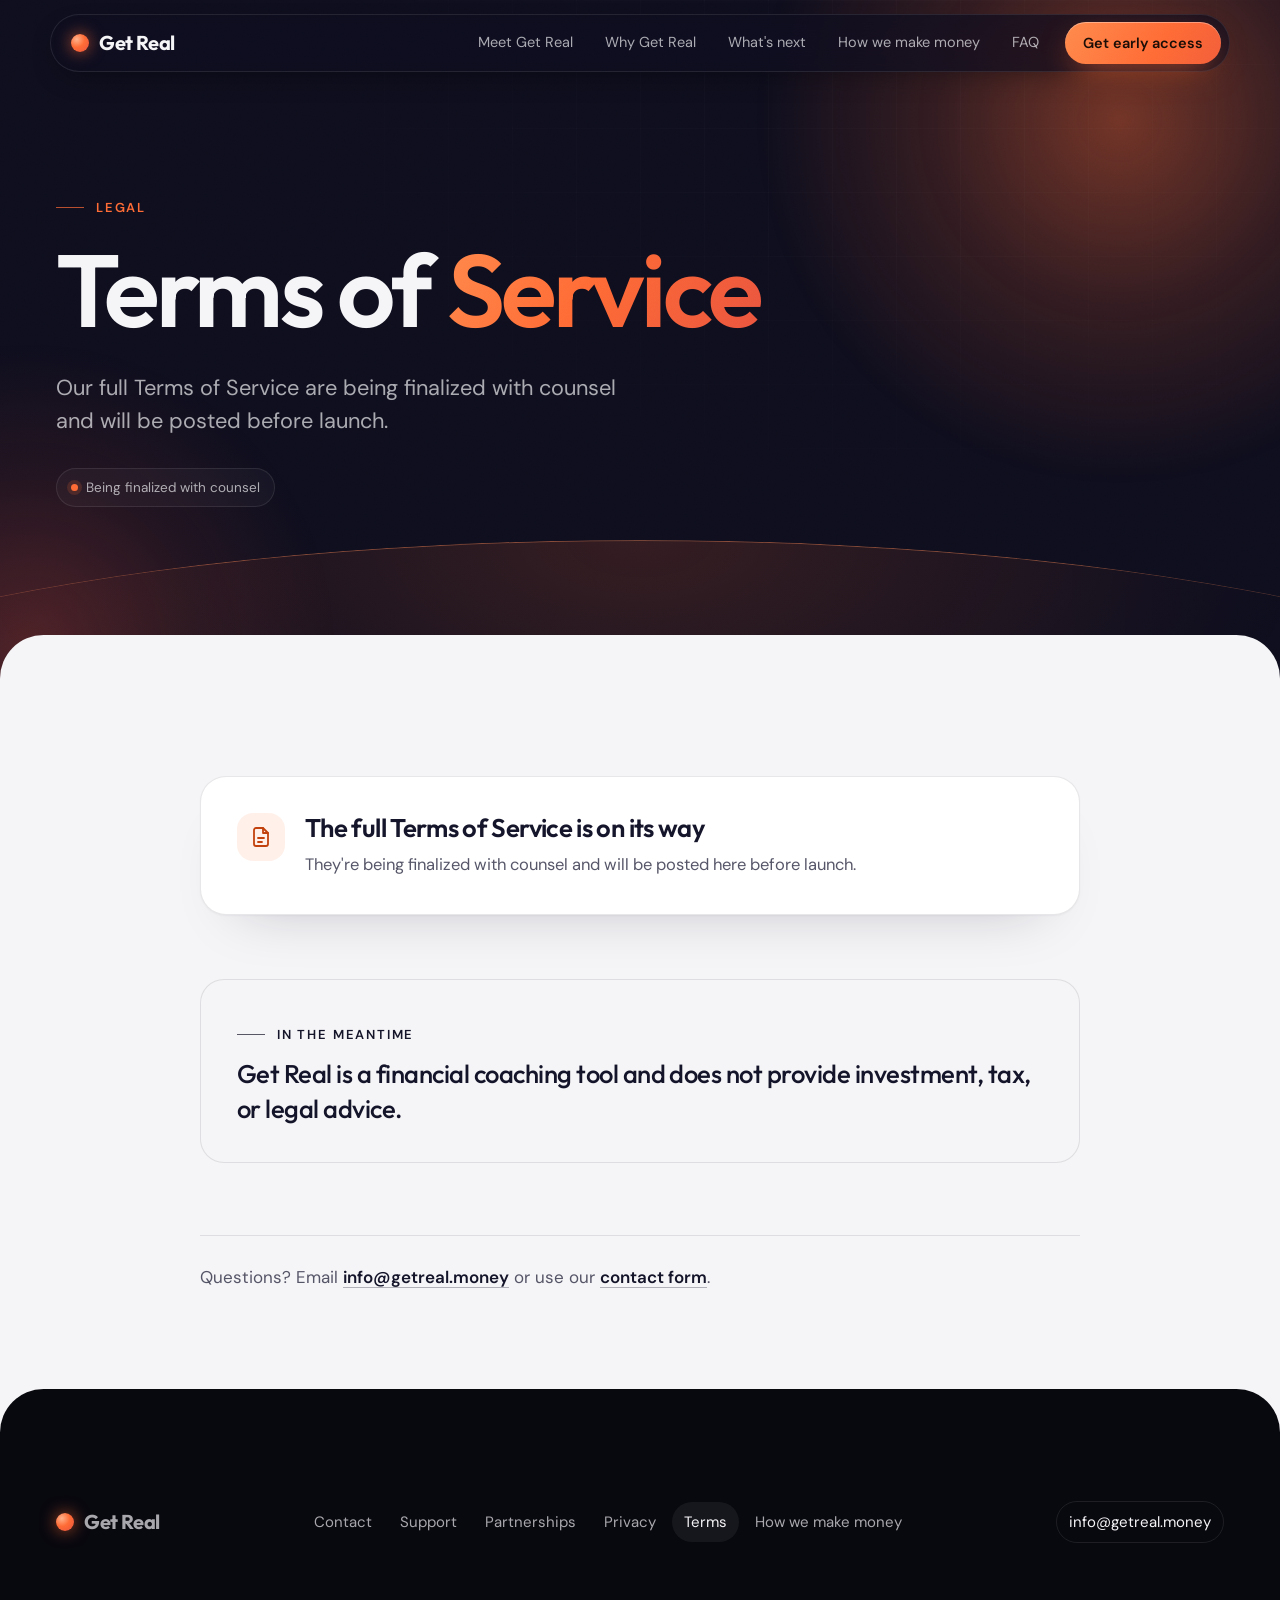
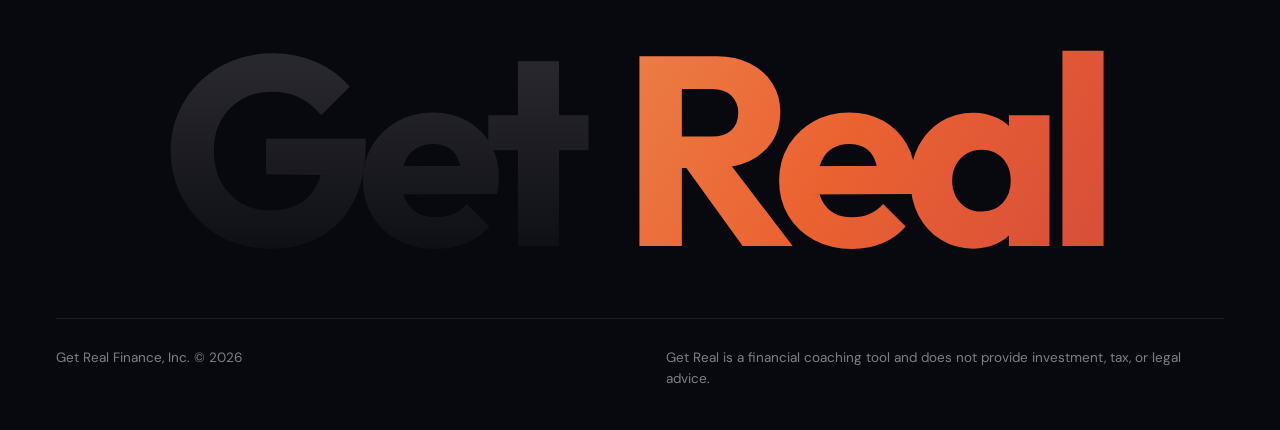
<file: terms.html>
<!doctype html>
<html lang="en">
<head>
<meta charset="utf-8">
<meta name="viewport" content="width=device-width, initial-scale=1, viewport-fit=cover">
<title>Terms of Service | Get Real</title>
<meta name="description" content="The Get Real Terms of Service are being finalized with counsel and will be posted before launch.">
<link rel="canonical" href="https://getreal.money/terms.html">
<meta name="robots" content="noindex">
<meta name="theme-color" content="#0E0E1E">
<link rel="icon" href="/favicon.svg" type="image/svg+xml">
<link rel="apple-touch-icon" href="/apple-touch-icon.png">
<meta property="og:type" content="website">
<meta property="og:site_name" content="Get Real">
<meta property="og:url" content="https://getreal.money/terms.html">
<meta property="og:title" content="Terms of Service | Get Real">
<meta property="og:description" content="The Get Real Terms of Service are being finalized with counsel and will be posted before launch.">
<meta property="og:image" content="https://getreal.money/og-image.png">
<meta property="og:image:width" content="1200">
<meta property="og:image:height" content="630">
<meta property="og:image:alt" content="Get Real. Know where you stand. Know what's next.">
<meta name="twitter:card" content="summary_large_image">
<meta name="twitter:title" content="Terms of Service | Get Real">
<meta name="twitter:description" content="The Get Real Terms of Service are being finalized with counsel and will be posted before launch.">
<meta name="twitter:image" content="https://getreal.money/og-image.png">
<script>
  (function () {
    var d = document.documentElement;
    d.classList.add('js');
    if (window.matchMedia && window.matchMedia('(prefers-reduced-motion: reduce)').matches) d.classList.add('rm');
    // Failsafe: if the reveal script never runs, show everything.
    setTimeout(function () { if (!d.classList.contains('io-ok')) d.classList.add('revealed'); }, 2500);
  })();
</script>
<link rel="preconnect" href="https://fonts.googleapis.com">
<link rel="preconnect" href="https://fonts.gstatic.com" crossorigin>
<link href="https://fonts.googleapis.com/css2?family=DM+Sans:ital,opsz,wght@0,9..40,400..700;1,9..40,400..500&family=Outfit:wght@400;500;600;700;800&display=swap" rel="stylesheet">
<link rel="stylesheet" href="/assets/site.css">
<script src="/assets/site.js" defer></script>
</head>
<body>
<a class="skip" href="#main">Skip to content</a>

<header class="hdr" id="hdr">
  <div class="hdr-bar">
    <a class="brand" href="/" aria-label="Get Real, home"><span class="brand-orb" aria-hidden="true"></span>Get Real</a>
    <nav class="nav" aria-label="Primary">
      <a href="/#meet">Meet Get Real</a>
      <a href="/#chatbot">Why Get Real</a>
      <a href="/#next">What's next</a>
      <a class="nav-wide" href="/how-we-make-money.html">How we make money</a>
      <a href="/#faq">FAQ</a>
    </nav>
    <a class="btn btn-sm hdr-cta magnetic" href="/#waitlist"><span class="btn-label">Get early access</span></a>
    <button class="menu-btn" type="button" aria-expanded="false" aria-controls="mnav" aria-label="Open menu"><span></span></button>
  </div>
  <nav class="mnav" id="mnav" aria-label="Mobile">
    <a href="/">Home</a>
    <a href="/#meet">Meet Get Real</a>
    <a href="/#chatbot">Why Get Real</a>
    <a href="/#next">What's next</a>
    <a href="/how-we-make-money.html">How we make money</a>
    <a href="/#faq">FAQ</a>
    <a href="/contact.html">Contact</a>
    <a href="/#waitlist">Get early access</a>
  </nav>
</header>

<main id="main">
<section class="phero s-dark" aria-labelledby="p-title">
  <div class="phero-bg" aria-hidden="true">
    <div class="orb orb-a"></div>
    <div class="orb orb-b"></div>
    <div class="orb orb-cursor"></div>
    <div class="grid-bg"></div>
    <div class="horizon"></div>
  </div>
  <div class="wrap">
    <p class="eyebrow rise" style="--d:0">Legal</p>
    <h1 class="ph-title" id="p-title"><span class="ln"><span>Terms of <em>Service</em></span></span></h1>
    <p class="ph-lede rise" style="--d:180">Our full Terms of Service are being finalized with counsel and will be posted before launch.</p>
    <div class="ph-meta rise" style="--d:300"><span class="pill"><i></i>Being finalized with counsel</span></div>
  </div>
</section>

<section class="sec s-light sheet" aria-labelledby="n-title">
  <div class="wrap wrap-narrow">
    <div class="notice" data-reveal>
      <div class="notice-ic"><svg viewBox="0 0 24 24" fill="none" stroke="currentColor" stroke-width="1.8" stroke-linecap="round" stroke-linejoin="round" aria-hidden="true"><path d="M14 3H7a2 2 0 0 0-2 2v14a2 2 0 0 0 2 2h10a2 2 0 0 0 2-2V8l-5-5z"/><path d="M14 3v5h5M9 13h6M9 17h4"/></svg></div>
      <div>
        <h2 id="n-title">The full Terms of Service is on its way</h2>
        <p>They're being finalized with counsel and will be posted here before launch.</p>
      </div>
    </div>

    <div class="disclaim-card" data-reveal style="margin-top:clamp(40px,5vw,64px)">
      <p class="eyebrow" style="margin-bottom:16px">In the meantime</p>
      <p style="font:500 clamp(1.2rem,2vw,1.6rem)/1.35 var(--f-d);letter-spacing:-.02em">Get Real is a financial coaching tool and does not provide investment, tax, or legal advice.</p>
    </div>

    <p class="contact-line" data-reveal>Questions? Email <a href="mailto:info@getreal.money">info@getreal.money</a> or use our <a href="/contact.html">contact form</a>.</p>
  </div>
</section>
</main>

<footer class="site-ftr">
  <div class="wrap">
    <div class="ftr-top">
      <a class="brand" href="/" aria-label="Get Real, home"><span class="brand-orb" aria-hidden="true"></span>Get Real</a>
      <nav class="ftr-nav" aria-label="Footer">
        <a href="/contact.html">Contact</a>
        <a href="/contact.html?topic=support">Support</a>
        <a href="/contact.html?topic=partnerships">Partnerships</a>
        <a href="/privacy.html">Privacy</a>
        <a href="/terms.html" aria-current="page">Terms</a>
        <a href="/how-we-make-money.html">How we make money</a>
      </nav>
      <a class="ftr-mail" href="mailto:info@getreal.money">info@getreal.money</a>
    </div>
    <p class="ftr-word" aria-hidden="true"><span class="g">Get</span> <span class="r">Real</span></p>
    <div class="ftr-bot">
      <p>Get Real Finance, Inc. &copy; 2026</p>
      <p>Get Real is a financial coaching tool and does not provide investment, tax, or legal advice.</p>
    </div>
  </div>
</footer>
</body>
</html>
</file>
<file: assets/site.css>
/* Get Real: shared styles for supporting pages (contact, how we make money, privacy, terms, 404).
   Tokens match the main page (index.html). */
:root {
  --ink: #0E0E1E;
  --ink-2: #1A1A2E;
  --ink-3: #23233A;
  --paper: #F5F5F7;
  --white: #FFFFFF;
  --orange: #FF6B35;
  --coral: #E8533F;
  --orange-ink: #C2410C;
  --text-d: #F5F5F7;
  --muted-d: rgba(245, 245, 247, .68);
  --faint-d: rgba(245, 245, 247, .5);
  --line-d: rgba(255, 255, 255, .09);
  --text-l: #14142A;
  --muted-l: #555568;
  --line-l: rgba(20, 20, 42, .10);
  --ok: #3DDC97;
  --sheet: clamp(24px, 3.4vw, 44px);
  --ease: cubic-bezier(.16, 1, .3, 1);
  --wrap: 1240px;
  --gut: clamp(20px, 5vw, 56px);
  --f-d: 'Outfit', ui-sans-serif, system-ui, sans-serif;
  --f-b: 'DM Sans', ui-sans-serif, system-ui, sans-serif;
  --grad: linear-gradient(120deg, #FF8A4C 0%, #FF6B35 45%, #E8533F 100%);
}
*, *::before, *::after { box-sizing: border-box; }
html { -webkit-text-size-adjust: 100%; overflow-x: clip; background: var(--ink); }
@media (prefers-reduced-motion: no-preference) { html { scroll-behavior: smooth; } }
body {
  margin: 0; min-height: 100vh; display: flex; flex-direction: column;
  background: var(--ink); color: var(--text-d);
  font-family: var(--f-b); font-size: 17px; line-height: 1.6;
  -webkit-font-smoothing: antialiased; -moz-osx-font-smoothing: grayscale;
  overflow-x: clip; text-rendering: optimizeLegibility;
}
main { flex: 1 0 auto; display: flex; flex-direction: column; }
img, svg { display: block; max-width: 100%; }
a { color: inherit; }
h1, h2, h3 { font-family: var(--f-d); margin: 0; font-weight: 600; }
p, ul, ol { margin: 0; }
::selection { background: var(--orange); color: var(--ink); }
:focus-visible { outline: 2px solid var(--orange); outline-offset: 3px; border-radius: 6px; }
.s-light :focus-visible, .s-white :focus-visible, .hdr.on-light :focus-visible { outline-color: var(--orange-ink); }
.sr-only { position: absolute !important; width: 1px; height: 1px; padding: 0; margin: -1px; overflow: hidden; clip: rect(0 0 0 0); white-space: nowrap; border: 0; }
.skip { position: fixed; left: 16px; top: -60px; z-index: 200; background: var(--orange); color: var(--ink); padding: 10px 16px; border-radius: 10px; font-weight: 700; text-decoration: none; transition: top .2s; }
.skip:focus { top: 16px; }
.wrap { width: 100%; max-width: calc(var(--wrap) + var(--gut) * 2); margin: 0 auto; padding: 0 var(--gut); }
.wrap-narrow { max-width: calc(880px + var(--gut) * 2); }

/* Film grain: static, desktop only */
@media (min-width: 900px) and (hover: hover) {
  body::after {
    content: ""; position: fixed; inset: 0; pointer-events: none; z-index: 150; opacity: .045; mix-blend-mode: overlay;
    background-image: url("data:image/svg+xml,%3Csvg xmlns='http://www.w3.org/2000/svg' width='160' height='160'%3E%3Cfilter id='n'%3E%3CfeTurbulence type='fractalNoise' baseFrequency='.85' numOctaves='3' stitchTiles='stitch'/%3E%3C/filter%3E%3Crect width='100%25' height='100%25' filter='url(%23n)'/%3E%3C/svg%3E");
  }
}

/* ---------- Header (floating pill, dark/light glass) ---------- */
.hdr { position: fixed; top: 14px; left: 0; right: 0; z-index: 100; padding: 0 12px; pointer-events: none; }
.hdr-bar {
  pointer-events: auto; max-width: 1180px; margin: 0 auto; height: 58px;
  display: flex; align-items: center; gap: 12px; padding: 0 8px 0 20px;
  background: rgba(14, 14, 30, .74); border: 1px solid rgba(255, 255, 255, .09);
  -webkit-backdrop-filter: blur(18px) saturate(1.5); backdrop-filter: blur(18px) saturate(1.5);
  border-radius: 999px; box-shadow: 0 10px 30px -12px rgba(0, 0, 0, .45);
  color: var(--text-d); transition: background .45s, border-color .45s, color .45s, box-shadow .45s;
}
.hdr.on-light .hdr-bar { background: rgba(255, 255, 255, .78); border-color: rgba(20, 20, 42, .08); color: var(--text-l); box-shadow: 0 12px 32px -16px rgba(20, 20, 42, .28); }
.hdr.on-light .nav a { color: var(--muted-l); }
.hdr.on-light .nav a:hover, .hdr.on-light .nav a[aria-current] { color: var(--text-l); background: rgba(20, 20, 42, .06); }
.hdr.on-light .menu-btn { color: var(--text-l); border-color: var(--line-l); }
.brand { display: inline-flex; align-items: center; gap: 10px; text-decoration: none; font-family: var(--f-d); font-weight: 700; font-size: 20px; letter-spacing: -.02em; white-space: nowrap; }
.brand-orb { width: 18px; height: 18px; flex: none; border-radius: 50%; background: radial-gradient(circle at 32% 30%, #FFB18A, var(--orange) 45%, var(--coral) 100%); box-shadow: 0 0 16px rgba(255, 107, 53, .7); transition: transform .6s var(--ease); }
.brand:hover .brand-orb { transform: scale(1.15); }
.nav { margin-left: auto; display: flex; gap: 4px; }
.nav a { text-decoration: none; font-size: 14.5px; color: var(--muted-d); padding: 8px 14px; border-radius: 999px; transition: color .25s, background .25s; white-space: nowrap; }
.nav a:hover, .nav a[aria-current] { color: var(--text-d); background: rgba(255, 255, 255, .07); }
.menu-btn { display: none; width: 42px; height: 42px; flex: none; border-radius: 50%; border: 1px solid var(--line-d); background: transparent; color: var(--text-d); cursor: pointer; place-items: center; padding: 0; }
.menu-btn span, .menu-btn span::before { display: block; width: 16px; height: 1.6px; background: currentColor; border-radius: 2px; transition: transform .35s var(--ease); }
.menu-btn span { position: relative; transform: translateY(-3px); }
.menu-btn span::before { content: ""; position: absolute; top: 6px; }
.menu-btn[aria-expanded="true"] span { transform: rotate(45deg); }
.menu-btn[aria-expanded="true"] span::before { transform: translateY(-6px) rotate(-90deg); }
.mnav { pointer-events: auto; max-width: 1180px; margin: 8px auto 0; background: rgba(14, 14, 30, .95); border: 1px solid rgba(255, 255, 255, .09); border-radius: 24px; padding: 10px; display: none; -webkit-backdrop-filter: blur(18px); backdrop-filter: blur(18px); box-shadow: 0 30px 60px -20px rgba(0, 0, 0, .6); }
.mnav.is-open { display: grid; animation: drop .45s var(--ease); }
@keyframes drop { from { opacity: 0; transform: translateY(-8px); } }
.mnav a { text-decoration: none; padding: 14px 16px; border-radius: 14px; font-size: 17px; color: var(--text-d); }
.mnav a:hover, .mnav a[aria-current] { background: rgba(255, 255, 255, .06); }
@media (max-width: 1180px) { .nav .nav-wide { display: none; } }
@media (max-width: 900px) {
  .nav { display: none; }
  .menu-btn { display: grid; }
  .hdr-cta { margin-left: auto; }
}
@media (max-width: 380px) { .hdr .hdr-cta { display: none; } .menu-btn { margin-left: auto; } .hdr-bar { padding-left: 16px; } }

/* ---------- Buttons ---------- */
.btn {
  --h: 52px; position: relative; display: inline-flex; align-items: center; justify-content: center; gap: 10px; overflow: hidden;
  height: var(--h); padding: 0 26px; border-radius: 999px; border: 0; cursor: pointer;
  font: 600 16px/1 var(--f-b); letter-spacing: -.005em; text-decoration: none; white-space: nowrap;
  color: #1a0d06; background: var(--grad); background-size: 140% 100%;
  box-shadow: 0 1px 0 rgba(255, 255, 255, .35) inset, 0 12px 32px -10px rgba(255, 107, 53, .7);
  transition: box-shadow .4s var(--ease), background-position .6s var(--ease), transform .5s var(--ease);
}
.btn::after { content: ""; position: absolute; inset: 0; background: linear-gradient(100deg, transparent 30%, rgba(255, 255, 255, .45) 50%, transparent 70%); transform: translateX(-120%); transition: transform .9s var(--ease); pointer-events: none; }
.btn:hover::after { transform: translateX(120%); }
.btn:hover { background-position: 100% 0; box-shadow: 0 1px 0 rgba(255, 255, 255, .35) inset, 0 18px 44px -10px rgba(255, 107, 53, .9); }
.btn svg { width: 18px; height: 18px; transition: transform .4s var(--ease); }
.btn:hover svg { transform: translateX(3px); }
.btn-sm { --h: 42px; padding: 0 18px; font-size: 14.5px; }
.btn-lg { --h: 58px; padding: 0 30px; font-size: 17px; }
.btn-label { position: relative; z-index: 1; display: inline-flex; gap: 10px; align-items: center; pointer-events: none; }
.btn[disabled] { opacity: .7; cursor: progress; }
.btn-ghost { --h: 52px; display: inline-flex; align-items: center; gap: 10px; height: var(--h); padding: 0 22px; border-radius: 999px; text-decoration: none; font-weight: 600; font-size: 16px; color: var(--text-d); border: 1px solid rgba(255, 255, 255, .16); transition: background .3s, border-color .3s; white-space: nowrap; }
.btn-ghost:hover { background: rgba(255, 255, 255, .06); border-color: rgba(255, 255, 255, .3); }
.btn-ghost svg { width: 16px; height: 16px; transition: transform .4s var(--ease); }
.btn-ghost:hover svg { transform: translateX(3px); }
.s-light .btn-ghost, .s-white .btn-ghost { color: var(--text-l); border-color: var(--line-l); }
.s-light .btn-ghost:hover, .s-white .btn-ghost:hover { background: rgba(20, 20, 42, .04); border-color: rgba(20, 20, 42, .22); }

/* ---------- Sections / sheets ---------- */
.sec { position: relative; padding: clamp(88px, 11vw, 150px) 0; }
.sheet { border-radius: var(--sheet) var(--sheet) 0 0; margin-top: calc(var(--sheet) * -1); }
.s-dark { background: var(--ink); color: var(--text-d); }
.s-light { background: var(--paper); color: var(--text-l); }
.s-white { background: var(--white); color: var(--text-l); }
main > section:nth-of-type(1) { z-index: 1; } main > section:nth-of-type(2) { z-index: 2; }
main > section:nth-of-type(3) { z-index: 3; } main > section:nth-of-type(4) { z-index: 4; }
main > section:nth-of-type(5) { z-index: 5; } main > section:nth-of-type(6) { z-index: 6; }
.site-ftr { position: relative; z-index: 9; }
section[id], [id].anchor { scroll-margin-top: 96px; }

.eyebrow { display: inline-flex; align-items: center; gap: 12px; font: 600 13px/1 var(--f-b); letter-spacing: .14em; text-transform: uppercase; color: var(--orange); margin-bottom: 26px; }
.eyebrow::before { content: ""; width: 28px; height: 1px; background: currentColor; opacity: .7; }
.s-light .eyebrow, .s-white .eyebrow { color: var(--orange-ink); }
.h2 { font-size: clamp(2.2rem, 5vw, 4.2rem); line-height: 1; letter-spacing: -.04em; font-weight: 600; text-wrap: balance; }
.lede { font-size: clamp(1.1rem, 1.6vw, 1.35rem); line-height: 1.5; letter-spacing: -.01em; text-wrap: pretty; }
.s-dark .lede { color: var(--muted-d); }
.s-light .lede, .s-white .lede { color: var(--muted-l); }

/* ---------- Page hero ---------- */
.phero { position: relative; overflow: hidden; isolation: isolate; padding: clamp(150px, 21vh, 220px) 0 calc(clamp(80px, 10vw, 140px) + var(--sheet)); }
.phero-bg { position: absolute; inset: 0; z-index: -1; pointer-events: none; overflow: hidden; }
.orb { position: absolute; border-radius: 50%; will-change: transform; }
.orb-a { width: 760px; height: 760px; right: -220px; top: -260px; background: radial-gradient(circle, rgba(255, 107, 53, .42) 0%, rgba(255, 107, 53, .16) 34%, rgba(232, 83, 63, 0) 68%); animation: floatA 18s ease-in-out infinite; }
.orb-b { width: 620px; height: 620px; left: -280px; bottom: -280px; background: radial-gradient(circle, rgba(232, 83, 63, .3) 0%, rgba(232, 83, 63, .1) 38%, rgba(232, 83, 63, 0) 70%); animation: floatB 22s ease-in-out infinite; }
.orb-cursor { width: 520px; height: 520px; left: 0; top: 0; margin: -260px 0 0 -260px; background: radial-gradient(circle, rgba(255, 140, 90, .14), transparent 62%); opacity: 0; transition: opacity .6s; }
.phero:hover .orb-cursor { opacity: 1; }
@keyframes floatA { 50% { transform: translate(-60px, 50px) scale(1.06); } }
@keyframes floatB { 50% { transform: translate(70px, -40px) scale(.94); } }
.grid-bg { position: absolute; inset: 0; opacity: .55; background-image: linear-gradient(rgba(255, 255, 255, .035) 1px, transparent 1px), linear-gradient(90deg, rgba(255, 255, 255, .035) 1px, transparent 1px); background-size: 64px 64px; -webkit-mask-image: radial-gradient(ellipse at 70% 20%, #000 10%, transparent 62%); mask-image: radial-gradient(ellipse at 70% 20%, #000 10%, transparent 62%); }
.horizon { position: absolute; left: 50%; bottom: calc(var(--sheet) - 1px); width: 160%; aspect-ratio: 4 / 1; transform: translate(-50%, calc(100% - 96px)); border-radius: 50%; border-top: 1px solid rgba(255, 140, 90, .42); background: radial-gradient(ellipse at 50% 0%, rgba(255, 107, 53, .16), transparent 46%); -webkit-mask-image: linear-gradient(90deg, transparent, #000 30%, #000 70%, transparent); mask-image: linear-gradient(90deg, transparent, #000 30%, #000 70%, transparent); }
.ph-title { font: 600 clamp(2.9rem, 8vw, 6.8rem)/.98 var(--f-d); letter-spacing: -.035em; text-wrap: balance; }
.ph-title em { font-style: normal; background: var(--grad); -webkit-background-clip: text; background-clip: text; color: transparent; padding-right: .04em; }
.ph-lede { margin-top: clamp(22px, 3vw, 32px); max-width: 40ch; font-size: clamp(1.12rem, 1.7vw, 1.4rem); line-height: 1.5; color: var(--muted-d); text-wrap: pretty; }
.ph-meta { margin-top: 30px; display: flex; flex-wrap: wrap; align-items: center; gap: 10px 14px; font-size: 14px; color: var(--faint-d); }
.pill { display: inline-flex; align-items: center; gap: 8px; padding: 8px 14px; border-radius: 99px; border: 1px solid var(--line-d); background: rgba(255, 255, 255, .03); font-size: 13.5px; color: var(--muted-d); }
.pill i { width: 7px; height: 7px; border-radius: 50%; background: var(--orange); box-shadow: 0 0 0 4px rgba(255, 107, 53, .16); }
.pill.ok i { background: var(--ok); box-shadow: 0 0 0 4px rgba(61, 220, 151, .16); }

/* Line-mask entrance (CSS only: works without JS, disabled for reduced motion) */
.ln { display: block; overflow: hidden; padding: 0 .06em .1em 0; margin-bottom: -.1em; }
.ln > span { display: block; animation: lnUp 1.25s var(--ease) both; animation-delay: calc(var(--i, 0) * 90ms + 120ms); }
@keyframes lnUp { from { transform: translateY(112%); } }
.rise { animation: rise 1.1s var(--ease) both; animation-delay: calc(var(--d, 0) * 1ms + 350ms); }
@keyframes rise { from { opacity: 0; transform: translateY(22px); } }
.hdr-bar { animation: hdrIn 1s var(--ease) both; }
@keyframes hdrIn { from { opacity: 0; transform: translateY(-18px); } }

/* Scroll reveals (hidden only when JS is running; failsafe adds .revealed) */
.js:not(.revealed):not(.rm) [data-reveal]:not(.is-in) { opacity: 0; transform: translateY(32px); }
[data-reveal] { transition: opacity 1s var(--ease), transform 1.1s var(--ease); transition-delay: calc(var(--d, 0) * 1ms); }

/* Jump chips */
.toc { margin-top: clamp(36px, 5vw, 56px); display: flex; flex-wrap: wrap; gap: 8px; list-style: none; padding: 0; }
.toc a { display: inline-flex; align-items: center; gap: 10px; padding: 10px 16px 10px 12px; border-radius: 99px; text-decoration: none; font-size: 14.5px; color: var(--muted-d); border: 1px solid var(--line-d); background: rgba(255, 255, 255, .03); transition: color .25s, background .25s, border-color .25s; }
.toc a:hover { color: var(--text-d); background: rgba(255, 255, 255, .07); border-color: rgba(255, 255, 255, .18); }
.toc b { font: 600 11px/1 var(--f-b); letter-spacing: .08em; color: var(--orange); }

/* ---------- Content blocks (light sheets) ---------- */
.blocks { display: grid; gap: clamp(72px, 9vw, 128px); }
.blk { display: grid; grid-template-columns: minmax(0, .9fr) minmax(0, 1.35fr); gap: 24px clamp(32px, 6vw, 96px); align-items: start; }
.blk-head .eyebrow { margin-bottom: 20px; }
.blk-body > * + * { margin-top: 22px; }
.blk-body p { font-size: clamp(1.05rem, 1.35vw, 1.2rem); line-height: 1.6; color: var(--muted-l); max-width: 58ch; }
.blk-body p.big { font: 500 clamp(1.35rem, 2.3vw, 2rem)/1.3 var(--f-d); letter-spacing: -.022em; color: var(--text-l); max-width: 30ch; }
.blk-body strong { color: var(--text-l); font-weight: 600; }
.s-dark .blk-body p { color: var(--muted-d); }
@media (max-width: 860px) { .blk { grid-template-columns: 1fr; } }

.hl { color: var(--text-l); background: linear-gradient(transparent 62%, rgba(255, 107, 53, .32) 62%, rgba(255, 107, 53, .32) 92%, transparent 92%) 0 0 / 100% 100% no-repeat; transition: background-size 1.2s var(--ease) .4s; }
.js:not(.rm):not(.revealed) .hl-wrap:not(.is-in) .hl { background-size: 0% 100%; }

/* Flow (how recommendations work) */
.flow { list-style: none; padding: 0; display: grid; grid-template-columns: repeat(3, minmax(0, 1fr)); gap: 12px; counter-reset: f; }
.flow li { position: relative; padding: 22px 22px 24px; border-radius: 22px; background: var(--white); border: 1px solid var(--line-l); box-shadow: 0 1px 2px rgba(20, 20, 42, .04), 0 24px 48px -32px rgba(20, 20, 42, .2); font-size: 15.5px; line-height: 1.45; color: var(--text-l); }
.flow li::before { counter-increment: f; content: "0" counter(f); display: block; font: 600 12px/1 var(--f-b); letter-spacing: .12em; color: var(--orange-ink); margin-bottom: 18px; }
.flow li:not(:last-child)::after { content: ""; position: absolute; top: 50%; right: -12px; width: 12px; height: 1px; background: rgba(20, 20, 42, .2); }
.flow-alt { margin-top: 12px; display: flex; align-items: center; gap: 14px; padding: 16px 20px; border-radius: 18px; background: #E9F7F0; border: 1px solid #CDEBDC; color: #0B5E39; font-size: 15.5px; line-height: 1.45; }
.flow-alt svg { width: 22px; height: 22px; flex: none; }
@media (max-width: 680px) {
  .flow { grid-template-columns: 1fr; }
  .flow li:not(:last-child)::after { top: auto; bottom: -12px; right: auto; left: 34px; width: 1px; height: 12px; }
}

/* Quote */
.quote { position: relative; padding: clamp(28px, 4vw, 44px); border-radius: 28px; background: var(--ink-2); color: var(--text-d); overflow: hidden; isolation: isolate; }
.quote::before { content: ""; position: absolute; width: 420px; height: 420px; right: -160px; top: -200px; border-radius: 50%; background: radial-gradient(circle, rgba(255, 107, 53, .35), transparent 65%); z-index: -1; }
.quote-k { font: 600 12px/1 var(--f-b); letter-spacing: .14em; text-transform: uppercase; color: var(--orange); }
.quote h3 { margin-top: 18px; font-size: clamp(1.5rem, 2.4vw, 2rem); letter-spacing: -.03em; line-height: 1.1; }
.quote p { margin-top: 14px; color: var(--muted-d) !important; font-size: clamp(1.05rem, 1.35vw, 1.18rem) !important; max-width: 56ch; }

/* Rules grid */
.rules { display: grid; grid-template-columns: repeat(6, minmax(0, 1fr)); gap: 14px; margin-top: clamp(40px, 5vw, 64px); }
.rule { position: relative; grid-column: span 2; display: flex; flex-direction: column; border-radius: 26px; padding: clamp(24px, 2.8vw, 34px); background: var(--white); border: 1px solid var(--line-l); box-shadow: 0 1px 2px rgba(20, 20, 42, .04), 0 24px 48px -32px rgba(20, 20, 42, .2); overflow: hidden; isolation: isolate; }
.rule::before { content: ""; position: absolute; inset: 0; z-index: -1; background: radial-gradient(420px circle at var(--mx, 50%) var(--my, 0%), rgba(255, 107, 53, .09), transparent 50%); opacity: 0; transition: opacity .5s; }
.rule:hover::before { opacity: 1; }
.rule.wide { grid-column: span 6; display: grid; grid-template-columns: 1fr 1.1fr; gap: 24px 48px; align-items: center; }
.rule-ic { width: 44px; height: 44px; border-radius: 14px; display: grid; place-items: center; background: rgba(255, 107, 53, .1); color: var(--orange-ink); margin-bottom: 22px; }
.rule-ic svg { width: 22px; height: 22px; }
.rule h3 { font-size: clamp(1.3rem, 1.9vw, 1.6rem); line-height: 1.15; letter-spacing: -.028em; color: var(--text-l); }
.rule p { margin-top: 10px; font-size: 16px; line-height: 1.55; color: var(--muted-l); max-width: 46ch; }
.rule .num { font: 600 12px/1 var(--f-b); letter-spacing: .12em; color: #8A8A9C; position: absolute; top: clamp(24px, 2.8vw, 34px); right: clamp(24px, 2.8vw, 34px); }
@media (max-width: 1020px) { .rule.wide { grid-template-columns: 1fr; } }
@media (max-width: 860px) { .rule, .rule.wide { grid-column: span 6; } }

/* Two-per-category illustration */
.slots { display: grid; gap: 12px; }
.slot-row { display: grid; grid-template-columns: 88px repeat(3, minmax(0, 1fr)); gap: 8px; align-items: center; }
.slot-cat { font-size: 13px; font-weight: 600; color: var(--text-l); }
.slot { height: 56px; border-radius: 14px; display: flex; align-items: center; gap: 10px; padding: 0 12px; font-size: 13px; font-weight: 600; color: var(--text-l); background: #F6F6F8; border: 1px solid var(--line-l); min-width: 0; }
.slot i { width: 24px; height: 24px; border-radius: 8px; flex: none; display: grid; place-items: center; background: #E3F7EE; color: #0F7A4A; }
.slot i svg { width: 14px; height: 14px; }
.slot span { overflow: hidden; text-overflow: ellipsis; white-space: nowrap; }
.slot.x { justify-content: center; background: transparent; border: 1.5px dashed rgba(20, 20, 42, .22); color: #6E6E80; font-weight: 500; position: relative; }
.slot.x::after { content: ""; position: absolute; left: 14%; right: 14%; top: 50%; height: 1.5px; background: rgba(194, 65, 12, .55); transform: rotate(-12deg); }
.slots .slot:not(.x) { transition: transform .8s var(--ease), opacity .8s var(--ease); transition-delay: calc(var(--d, 0) * 1ms + 200ms); }
.js:not(.rm):not(.revealed) .slots:not(.is-in) .slot:not(.x) { transform: scale(.9); opacity: 0; }
.illus { margin-top: 12px; font-size: 11.5px; letter-spacing: .1em; text-transform: uppercase; color: #75758A; }
@media (max-width: 480px) { .slot-row { grid-template-columns: 1fr 1fr 1fr; } .slot-cat { grid-column: 1 / -1; } .slot { height: 48px; padding: 0 8px; font-size: 12px; } .slot i { width: 20px; height: 20px; } }

/* Statement (dark sheet) */
.statement { text-align: center; overflow: hidden; isolation: isolate; }
.statement .glow { position: absolute; left: 50%; top: 50%; width: 900px; height: 900px; margin: -450px 0 0 -450px; border-radius: 50%; z-index: -1; background: radial-gradient(circle, rgba(255, 107, 53, .22), rgba(255, 107, 53, .06) 40%, transparent 66%); pointer-events: none; animation: breathe 9s ease-in-out infinite; }
@keyframes breathe { 50% { transform: scale(1.08); opacity: .8; } }
.statement .q { font-size: clamp(1rem, 1.4vw, 1.15rem); color: var(--muted-d); }
.statement .a { margin-top: 18px; font: 600 clamp(3.4rem, 11vw, 9.5rem)/.92 var(--f-d); letter-spacing: -.05em; }
.statement .a em { font-style: normal; background: var(--grad); -webkit-background-clip: text; background-clip: text; color: transparent; padding-right: .05em; }
.statement .sub { margin: clamp(26px, 3vw, 36px) auto 0; max-width: 36ch; font-size: clamp(1.1rem, 1.6vw, 1.3rem); color: var(--muted-d); }

/* CTA band */
.cta-band { display: flex; justify-content: space-between; align-items: center; flex-wrap: wrap; gap: 28px 40px; padding: clamp(28px, 4vw, 48px); border-radius: 30px; background: var(--ink-2); color: var(--text-d); position: relative; overflow: hidden; isolation: isolate; }
.cta-band::before { content: ""; position: absolute; width: 560px; height: 560px; left: -200px; bottom: -340px; border-radius: 50%; background: radial-gradient(circle, rgba(255, 107, 53, .4), transparent 64%); z-index: -1; }
.cta-band h2 { font-size: clamp(1.7rem, 3vw, 2.5rem); letter-spacing: -.035em; line-height: 1.05; }
.cta-band p { margin-top: 10px; color: var(--muted-d); }
.cta-band .acts { display: flex; flex-wrap: wrap; gap: 12px; }
.cta-band .btn-ghost { color: var(--text-d); border-color: rgba(255, 255, 255, .18); }
.cta-band .btn-ghost:hover { background: rgba(255, 255, 255, .06); border-color: rgba(255, 255, 255, .32); }

.updated { margin-top: 28px; font-size: 14px; color: var(--muted-l); }
.disclaim-card { padding: clamp(24px, 3vw, 36px); border-radius: 24px; border: 1px solid var(--line-l); background: var(--paper); }
.disclaim-card p { color: var(--text-l) !important; }

/* Notice + facts list (privacy / terms) */
.notice { display: grid; grid-template-columns: auto 1fr; gap: 20px; align-items: start; padding: clamp(24px, 3vw, 36px); border-radius: 26px; background: var(--white); border: 1px solid var(--line-l); box-shadow: 0 1px 2px rgba(20, 20, 42, .04), 0 30px 60px -40px rgba(20, 20, 42, .25); }
.notice-ic { width: 48px; height: 48px; border-radius: 16px; display: grid; place-items: center; background: rgba(255, 107, 53, .1); color: var(--orange-ink); }
.notice-ic svg { width: 24px; height: 24px; }
.notice h2 { font-size: clamp(1.3rem, 2vw, 1.6rem); letter-spacing: -.025em; line-height: 1.2; color: var(--text-l); }
.notice p { margin-top: 8px; color: var(--muted-l); font-size: 16.5px; max-width: 60ch; }
@media (max-width: 520px) { .notice { grid-template-columns: 1fr; } }
.facts-h { margin-top: clamp(64px, 8vw, 104px); font-size: clamp(1.8rem, 3.4vw, 2.8rem); letter-spacing: -.035em; line-height: 1.05; color: var(--text-l); }
.facts-sub { margin-top: 12px; color: var(--muted-l); max-width: 60ch; }
.facts { list-style: none; padding: 0; margin-top: clamp(28px, 4vw, 44px); display: grid; grid-template-columns: repeat(2, minmax(0, 1fr)); gap: 12px; }
.facts li { display: grid; grid-template-columns: 40px 1fr; gap: 16px; align-items: start; padding: 22px; border-radius: 20px; background: var(--white); border: 1px solid var(--line-l); color: var(--text-l); font-size: 16px; line-height: 1.5; }
.facts li b { display: block; font: 600 17px/1.25 var(--f-d); letter-spacing: -.015em; margin-bottom: 4px; }
.facts li span { color: var(--muted-l); }
.fact-ic { width: 40px; height: 40px; border-radius: 12px; display: grid; place-items: center; background: #F2F2F5; color: var(--orange-ink); }
.fact-ic svg { width: 20px; height: 20px; }
@media (max-width: 760px) { .facts { grid-template-columns: 1fr; } }
.contact-line { margin-top: clamp(48px, 6vw, 72px); padding-top: 28px; border-top: 1px solid var(--line-l); color: var(--muted-l); }
.contact-line a { color: var(--text-l); font-weight: 600; text-underline-offset: 4px; text-decoration-color: rgba(20, 20, 42, .3); }
.contact-line a:hover { text-decoration-color: var(--orange-ink); color: var(--orange-ink); }

/* ---------- Forms ---------- */
.card {
  position: relative; border-radius: 30px; padding: clamp(24px, 3.2vw, 40px);
  background: linear-gradient(180deg, rgba(36, 36, 58, .78), rgba(22, 22, 40, .78)); border: 1px solid rgba(255, 255, 255, .1);
  box-shadow: 0 40px 100px -40px rgba(0, 0, 0, .8), 0 1px 0 rgba(255, 255, 255, .06) inset;
  -webkit-backdrop-filter: blur(20px); backdrop-filter: blur(20px);
}
@property --ang { syntax: "<angle>"; initial-value: 0deg; inherits: false; }
.card-ring { position: absolute; inset: -1px; border-radius: inherit; padding: 1px; pointer-events: none; background: conic-gradient(from var(--ang), transparent 0deg, rgba(255, 138, 76, .9) 50deg, transparent 120deg, transparent 360deg); -webkit-mask: linear-gradient(#000 0 0) content-box, linear-gradient(#000 0 0); -webkit-mask-composite: xor; mask: linear-gradient(#000 0 0) content-box exclude, linear-gradient(#000 0 0); animation: ring 7s linear infinite; }
@keyframes ring { to { --ang: 360deg; } }
.card-glow { position: absolute; inset: 10% -6% -8%; z-index: -1; border-radius: 50%; background: radial-gradient(closest-side, rgba(255, 107, 53, .28), transparent); pointer-events: none; }
.card-h { font-size: clamp(1.35rem, 2vw, 1.6rem); letter-spacing: -.025em; line-height: 1.2; margin-bottom: 24px; }
.field { margin-bottom: 20px; }
.field > label { display: block; font-weight: 600; font-size: 15px; color: var(--text-d); margin-bottom: 10px; line-height: 1.4; }
.field-row { display: grid; grid-template-columns: 1fr 1fr; gap: 0 14px; }
@media (max-width: 560px) { .field-row { grid-template-columns: 1fr; } }
.in { width: 100%; height: 56px; padding: 0 18px; border-radius: 16px; border: 1px solid rgba(255, 255, 255, .14); background: rgba(14, 14, 30, .6); color: var(--text-d); font: 400 16px/1.4 var(--f-b); transition: border-color .25s, box-shadow .25s, background .25s; color-scheme: dark; }
textarea.in { height: 148px; padding: 14px 18px; resize: vertical; min-height: 112px; }
.in::placeholder { color: rgba(245, 245, 247, .42); }
.in:hover { border-color: rgba(255, 255, 255, .26); }
.in:focus { outline: none; border-color: var(--orange); box-shadow: 0 0 0 4px rgba(255, 107, 53, .22); background: rgba(14, 14, 30, .88); }
.sel { position: relative; }
.sel select { -webkit-appearance: none; appearance: none; cursor: pointer; padding-right: 48px; }
.sel select option { background: #1A1A2E; color: #F5F5F7; }
.sel::after { content: ""; position: absolute; right: 20px; top: 50%; width: 8px; height: 8px; margin-top: -6px; border-right: 1.6px solid var(--muted-d); border-bottom: 1.6px solid var(--muted-d); transform: rotate(45deg); pointer-events: none; }
.hp { position: absolute !important; left: -9999px; width: 1px; height: 1px; overflow: hidden; }
.card .btn { width: 100%; --h: 58px; font-size: 17px; margin-top: 6px; }
.spin { width: 18px; height: 18px; border-radius: 50%; border: 2px solid rgba(26, 13, 6, .3); border-top-color: #1a0d06; animation: spin .8s linear infinite; display: none; }
@keyframes spin { to { transform: rotate(360deg); } }
.is-sending .spin { display: block; }
.is-sending .btn-arrow { display: none; }
.form-note { margin-top: 16px; text-align: center; font-size: 14px; color: var(--faint-d); }
.form-note a { color: var(--text-d); text-underline-offset: 3px; }
.form-err { display: none; margin-top: 14px; padding: 12px 14px; border-radius: 14px; background: rgba(232, 83, 63, .14); border: 1px solid rgba(232, 83, 63, .4); color: #FFC2B6; font-size: 14.5px; }
.form-err.show { display: block; animation: shake .5s var(--ease); }
@keyframes shake { 20% { transform: translateX(-6px); } 40% { transform: translateX(5px); } 60% { transform: translateX(-3px); } 80% { transform: translateX(2px); } }
.form-err a { color: #fff; }
.success { display: none; text-align: center; padding: clamp(24px, 4vw, 48px) 8px; }
.success:focus { outline: none; }
.card.done form { display: none; }
.card.done .success { display: block; animation: succ .8s var(--ease) both; }
@keyframes succ { from { opacity: 0; transform: translateY(16px) scale(.98); } }
.success svg { width: 88px; height: 88px; margin: 0 auto 24px; }
.s-ring { fill: rgba(255, 107, 53, .12); stroke: var(--orange); stroke-width: 2; stroke-dasharray: 252; stroke-dashoffset: 252; }
.s-chk { fill: none; stroke: var(--orange); stroke-width: 3; stroke-linecap: round; stroke-linejoin: round; stroke-dasharray: 40; stroke-dashoffset: 40; }
.done .s-ring { animation: dr 1s var(--ease) .1s forwards; }
.done .s-chk { animation: dr .6s var(--ease) .7s forwards; }
@keyframes dr { to { stroke-dashoffset: 0; } }
.success h2 { font-size: clamp(1.8rem, 3vw, 2.4rem); letter-spacing: -.035em; line-height: 1.1; }
.success p { margin-top: 12px; color: var(--muted-d); }
.success .acts { margin-top: 28px; display: flex; flex-wrap: wrap; justify-content: center; gap: 10px; }
.linkbtn { background: none; border: 1px solid rgba(255, 255, 255, .16); color: var(--text-d); font: 600 15px/1 var(--f-b); height: 46px; padding: 0 20px; border-radius: 99px; cursor: pointer; text-decoration: none; display: inline-flex; align-items: center; transition: background .3s, border-color .3s; }
.linkbtn:hover { background: rgba(255, 255, 255, .06); border-color: rgba(255, 255, 255, .3); }

/* ---------- Contact layout ---------- */
.c-hero { padding-bottom: calc(clamp(72px, 9vw, 128px) + var(--sheet)); }
.c-grid { display: grid; grid-template-columns: minmax(0, 1fr) minmax(0, 1.05fr); gap: clamp(40px, 6vw, 96px); align-items: start; }
.c-copy { padding-top: clamp(8px, 2vw, 28px); }
.c-topics { list-style: none; padding: 0; margin-top: clamp(36px, 4.5vw, 56px); display: grid; gap: 10px; max-width: 460px; }
.c-topics a { display: grid; grid-template-columns: 40px 1fr auto; gap: 14px; align-items: center; padding: 14px 18px 14px 14px; border-radius: 18px; text-decoration: none; border: 1px solid var(--line-d); background: rgba(255, 255, 255, .025); transition: background .35s, border-color .35s, transform .5s var(--ease); }
.c-topics a:hover { background: rgba(255, 255, 255, .05); border-color: rgba(255, 255, 255, .18); transform: translateX(4px); }
.c-topics a.is-current { border-color: rgba(255, 107, 53, .55); background: rgba(255, 107, 53, .08); }
.c-topics .t-ic { width: 40px; height: 40px; border-radius: 12px; display: grid; place-items: center; background: rgba(255, 107, 53, .14); color: var(--orange); }
.c-topics .t-ic svg { width: 19px; height: 19px; }
.c-topics b { display: block; font: 600 16.5px/1.2 var(--f-d); letter-spacing: -.01em; color: var(--text-d); }
.c-topics small { display: block; margin-top: 2px; font-size: 13.5px; color: var(--faint-d); }
.c-topics .t-go { width: 18px; height: 18px; color: var(--faint-d); transition: transform .4s var(--ease), color .3s; }
.c-topics a:hover .t-go { transform: translateX(3px); color: var(--orange); }
.c-direct { margin-top: 28px; font-size: 15px; color: var(--muted-d); }
.c-direct a { color: var(--text-d); font-weight: 600; text-underline-offset: 4px; text-decoration-color: rgba(255, 255, 255, .3); }
.c-direct a:hover { text-decoration-color: var(--orange); }
@media (max-width: 960px) { .c-grid { grid-template-columns: 1fr; } .c-topics { max-width: none; } }

/* ---------- 404 ---------- */
.nf { min-height: 100svh; display: flex; align-items: center; padding-bottom: calc(clamp(80px, 10vw, 120px) + var(--sheet)); }
.nf-inner { position: relative; text-align: center; }
.nf-num { display: flex; justify-content: center; align-items: center; gap: .04em; font: 700 clamp(8rem, 26vw, 19rem)/.8 var(--f-d); letter-spacing: -.04em; user-select: none; margin: 0 0 clamp(20px, 3vw, 36px); }
.nf-num > span:not(.nf-zero) { background: linear-gradient(180deg, rgba(255, 255, 255, .2), rgba(255, 255, 255, .03)); -webkit-background-clip: text; background-clip: text; color: transparent; padding: 0 .04em .06em; }
.nf-zero { width: .6em; height: .6em; flex: none; border-radius: 50%; background: radial-gradient(circle at 32% 30%, #FFB18A, var(--orange) 45%, var(--coral) 100%); box-shadow: 0 0 .5em rgba(255, 107, 53, .45), 0 .12em .3em -.1em rgba(0, 0, 0, .6); animation: drift 8s ease-in-out infinite; margin-top: -.04em; }
.nf .ph-title { font-size: clamp(2.5rem, 6.4vw, 5.2rem); }
.nf .ph-lede { margin-left: auto; margin-right: auto; }
.nf-acts { margin-top: clamp(30px, 4vw, 44px); display: flex; flex-wrap: wrap; gap: 12px; justify-content: center; }
@keyframes drift { 50% { transform: translateY(-.05em) scale(1.03); } }

/* ---------- Footer ---------- */
.site-ftr { background: #08080F; color: var(--muted-d); padding: clamp(72px, 9vw, 112px) 0 40px; overflow: hidden; border-radius: var(--sheet) var(--sheet) 0 0; margin-top: calc(var(--sheet) * -1); }
.ftr-top { display: flex; justify-content: space-between; gap: 24px 32px; flex-wrap: wrap; align-items: center; }
.ftr-nav { display: flex; flex-wrap: wrap; gap: 6px 4px; }
.ftr-nav a, .ftr-mail { text-decoration: none; color: var(--muted-d); padding: 8px 12px; border-radius: 99px; font-size: 15px; transition: color .2s, background .2s; }
.ftr-nav a:hover, .ftr-mail:hover, .ftr-nav a[aria-current] { color: var(--text-d); background: rgba(255, 255, 255, .06); }
.ftr-mail { color: var(--text-d); border: 1px solid var(--line-d); display: inline-flex; }
.ftr-word { margin: clamp(48px, 8vw, 96px) 0 clamp(28px, 4vw, 48px); font: 700 clamp(4.6rem, 21vw, 20rem)/.8 var(--f-d); letter-spacing: -.06em; text-align: center; white-space: nowrap; user-select: none; }
.ftr-word span { display: inline-block; padding: 0 .08em .06em .02em; -webkit-background-clip: text; background-clip: text; color: transparent; }
.ftr-word .g { background-image: linear-gradient(180deg, rgba(255, 255, 255, .14), rgba(255, 255, 255, .02)); }
.ftr-word .r { background-image: var(--grad); opacity: .92; margin-left: -.06em; }
.ftr-bot { display: flex; justify-content: space-between; gap: 12px 32px; flex-wrap: wrap; padding-top: 28px; border-top: 1px solid var(--line-d); font-size: 13.5px; color: var(--faint-d); }
.ftr-bot p:last-child { max-width: 62ch; }

/* ---------- Reduced motion ---------- */
@media (prefers-reduced-motion: reduce) {
  *, *::before, *::after { animation-duration: .001ms !important; animation-iteration-count: 1 !important; animation-delay: 0s !important; transition-duration: .001ms !important; transition-delay: 0s !important; }
  .orb, .glow, .nf-zero, .card-ring { animation: none !important; }
}
.rule-num { font: 700 22px/1 var(--f-d); letter-spacing: -.02em; }
@media (max-width: 400px) { .slot { justify-content: center; } .slot i { display: none; } .slot.x::after { left: 8%; right: 8%; } }
</file>
